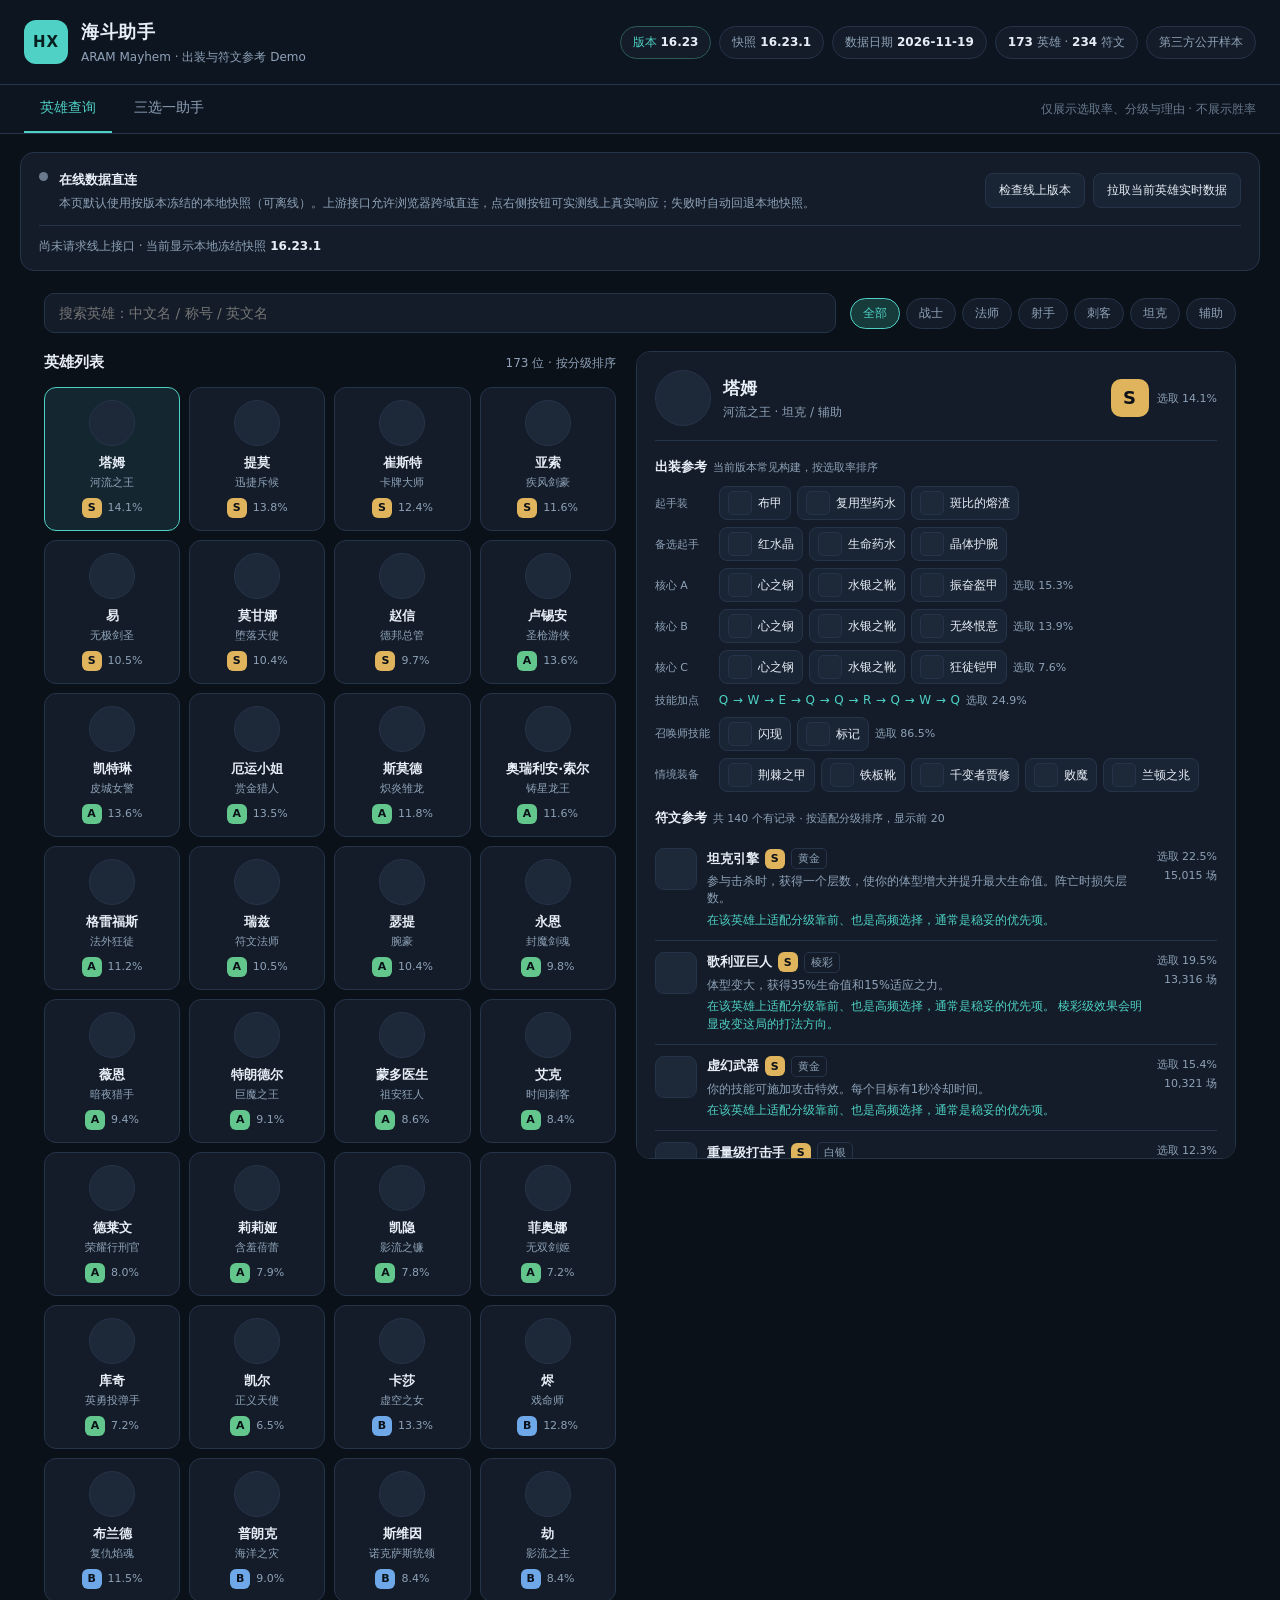
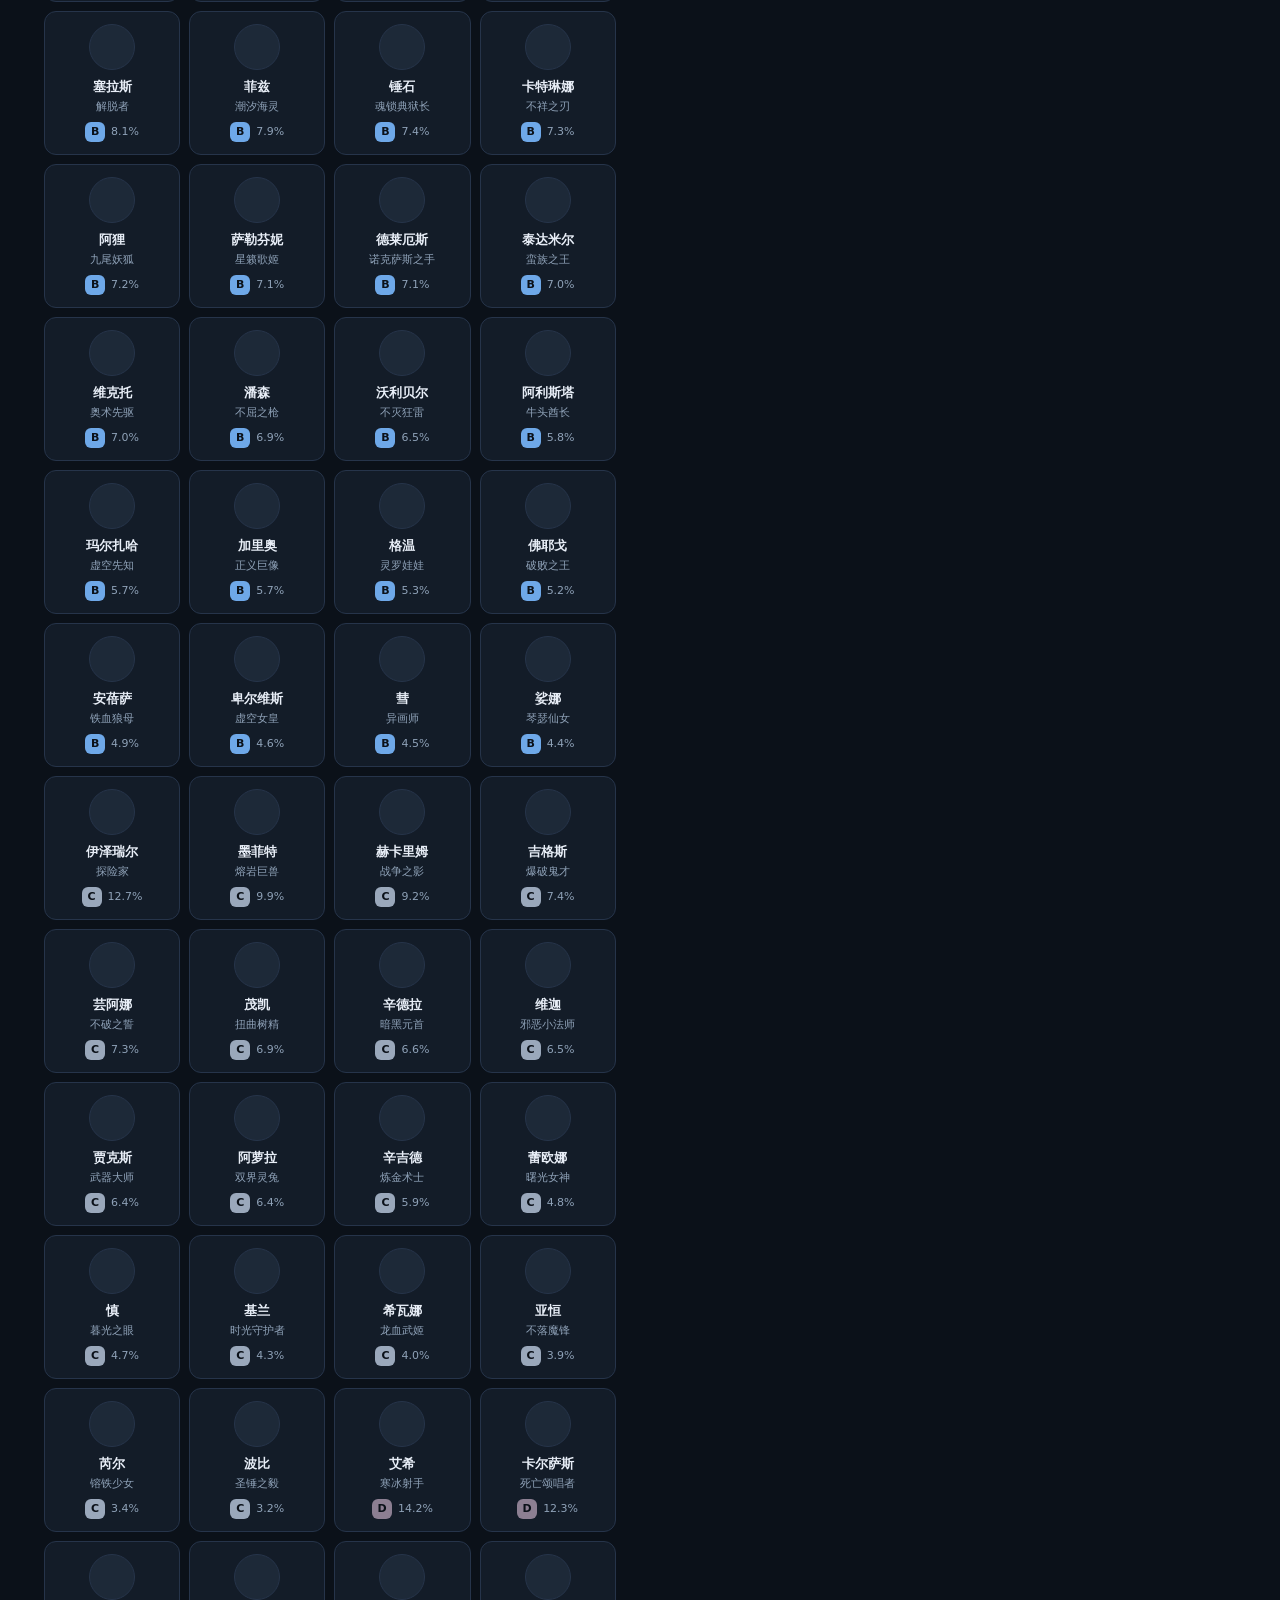
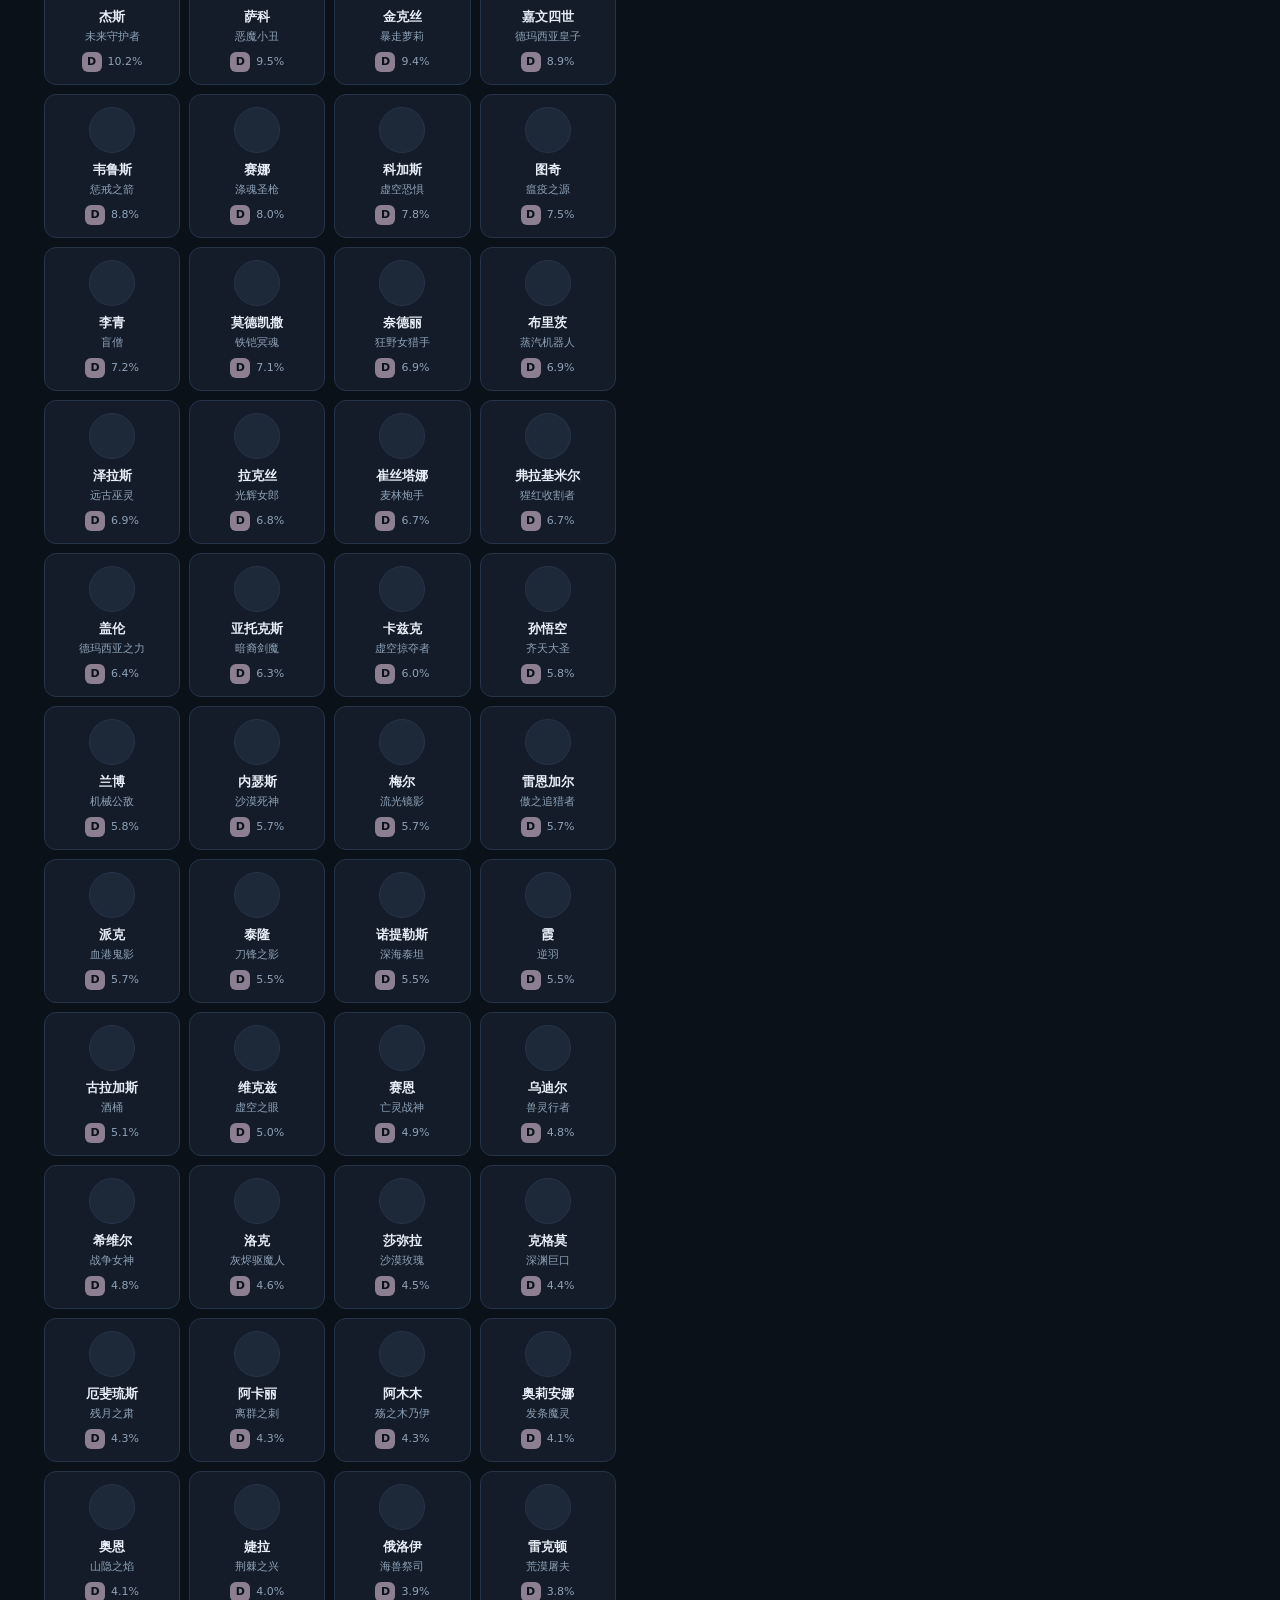
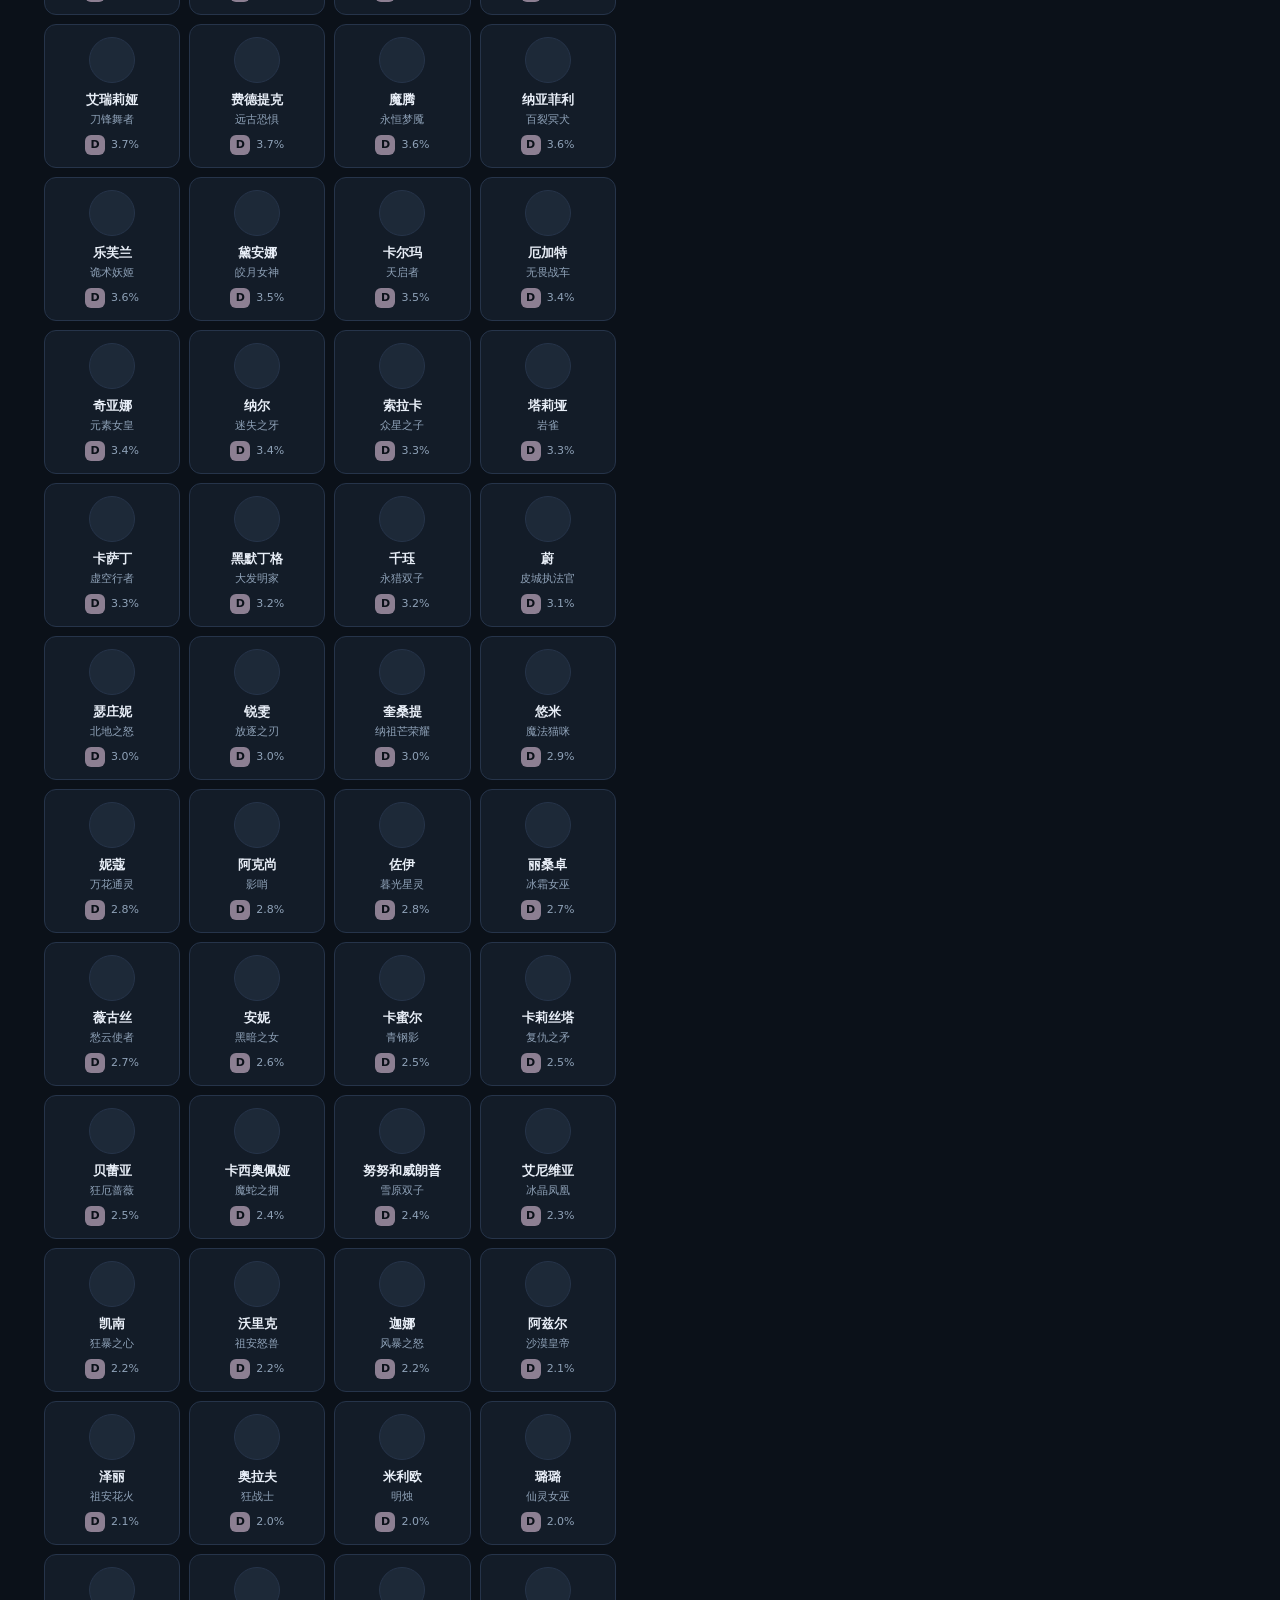
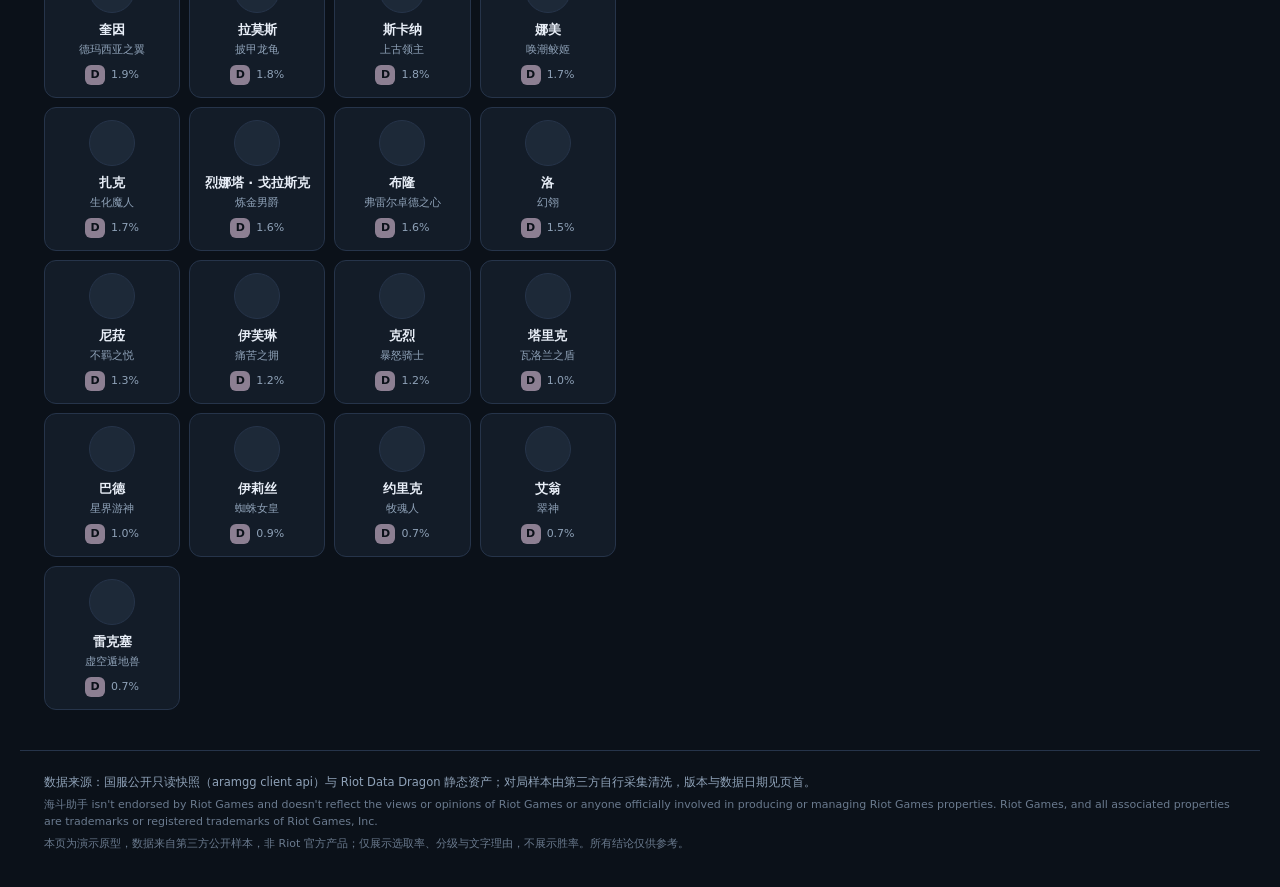
<file: app/index.html>
<!DOCTYPE html>
<html lang="zh-CN">
<head>
<meta charset="utf-8">
<meta name="viewport" content="width=device-width, initial-scale=1">
<title>海斗助手 · 出装与符文参考</title>
<meta name="theme-color" content="#0b1119">
<link rel="manifest" href="manifest.webmanifest">
<link rel="stylesheet" href="style.css">
</head>
<body>
<header class="top">
  <div class="brand">
    <span class="mark">HX</span>
    <div>
      <h1>海斗助手</h1>
      <p>ARAM Mayhem · 出装与符文参考 Demo</p>
    </div>
  </div>
  <div class="meta" id="metaBar"></div>
</header>

<nav class="tabs">
  <button class="tab active" data-tab="lookup">英雄查询</button>
  <button class="tab" data-tab="draft">三选一助手</button>
  <span class="tab-note">仅展示选取率、分级与理由 · 不展示胜率</span>
</nav>

<section class="live-bar" aria-label="在线数据直连">
  <div class="live-head">
    <span class="live-dot" id="liveDot"></span>
    <div>
      <b>在线数据直连</b>
      <p>本页默认使用按版本冻结的本地快照（可离线）。上游接口允许浏览器跨域直连，点右侧按钮可实测线上真实响应；失败时自动回退本地快照。</p>
    </div>
  </div>
  <div class="live-actions">
    <button id="checkLive" class="ghost">检查线上版本</button>
    <button id="fetchLive" class="ghost">拉取当前英雄实时数据</button>
  </div>
  <div id="liveStatus" class="live-status">尚未请求线上接口 · 当前显示本地冻结快照（版本见页首）</div>
</section>

<main>
  <section id="lookup" class="page">
    <div class="toolbar">
      <input id="champSearch" type="search" placeholder="搜索英雄：中文名 / 称号 / 英文名" autocomplete="off">
      <div class="chips" id="roleChips"></div>
    </div>
    <div class="lookup-layout">
      <div class="left-col">
        <div class="section-head"><h2>英雄列表</h2><span id="gridCount"></span></div>
        <div id="champGrid" class="grid"></div>
      </div>
      <aside id="detailPanel" class="panel">
        <div class="empty">选一个英雄，查看当前版本的出装与符文参考</div>
      </aside>
    </div>
  </section>

  <section id="draft" class="page" hidden>
    <div class="draft-intro">
      <h2>三选一助手</h2>
      <p>选好英雄、已拿到的符文和屏幕上的三张卡，给你每张卡的分级与理由。<strong>不替你做决定</strong>，最终选择在你。</p>
    </div>
    <div class="draft-form panel">
      <label class="field">当前英雄<select id="draftChamp"></select></label>
      <div class="field-title">已选符文（可留空，最多 3 个）</div>
      <div class="select-row">
        <label class="field"><select class="picked"></select></label>
        <label class="field"><select class="picked"></select></label>
        <label class="field"><select class="picked"></select></label>
      </div>
      <div class="field-title">屏幕上的三张候选卡</div>
      <div class="select-row">
        <label class="field"><select class="card"></select></label>
        <label class="field"><select class="card"></select></label>
        <label class="field"><select class="card"></select></label>
      </div>
      <button id="evalBtn" class="primary">生成参考</button>
      <p id="draftHint" class="hint"></p>
    </div>
    <div id="draftResults" class="results"></div>
  </section>
</main>

<footer>
  <p>数据来源：国服公开只读快照（aramgg client api）与 Riot Data Dragon 静态资产；对局样本由第三方自行采集清洗，版本与数据日期见页首。</p>
  <p class="legal">海斗助手 isn't endorsed by Riot Games and doesn't reflect the views or opinions of Riot Games or anyone officially involved in producing or managing Riot Games properties. Riot Games, and all associated properties are trademarks or registered trademarks of Riot Games, Inc.</p>
  <p class="legal">本页为演示原型，数据来自第三方公开样本，非 Riot 官方产品；仅展示选取率、分级与文字理由，不展示胜率。所有结论仅供参考。</p>
</footer>

<script src="data/data.js"></script>
<script src="app.js"></script>
<script>
if ('serviceWorker' in navigator && location.protocol.startsWith('http')) {
  navigator.serviceWorker.register('sw.js').catch(function () {});
}
</script>
</body>
</html>
</file>
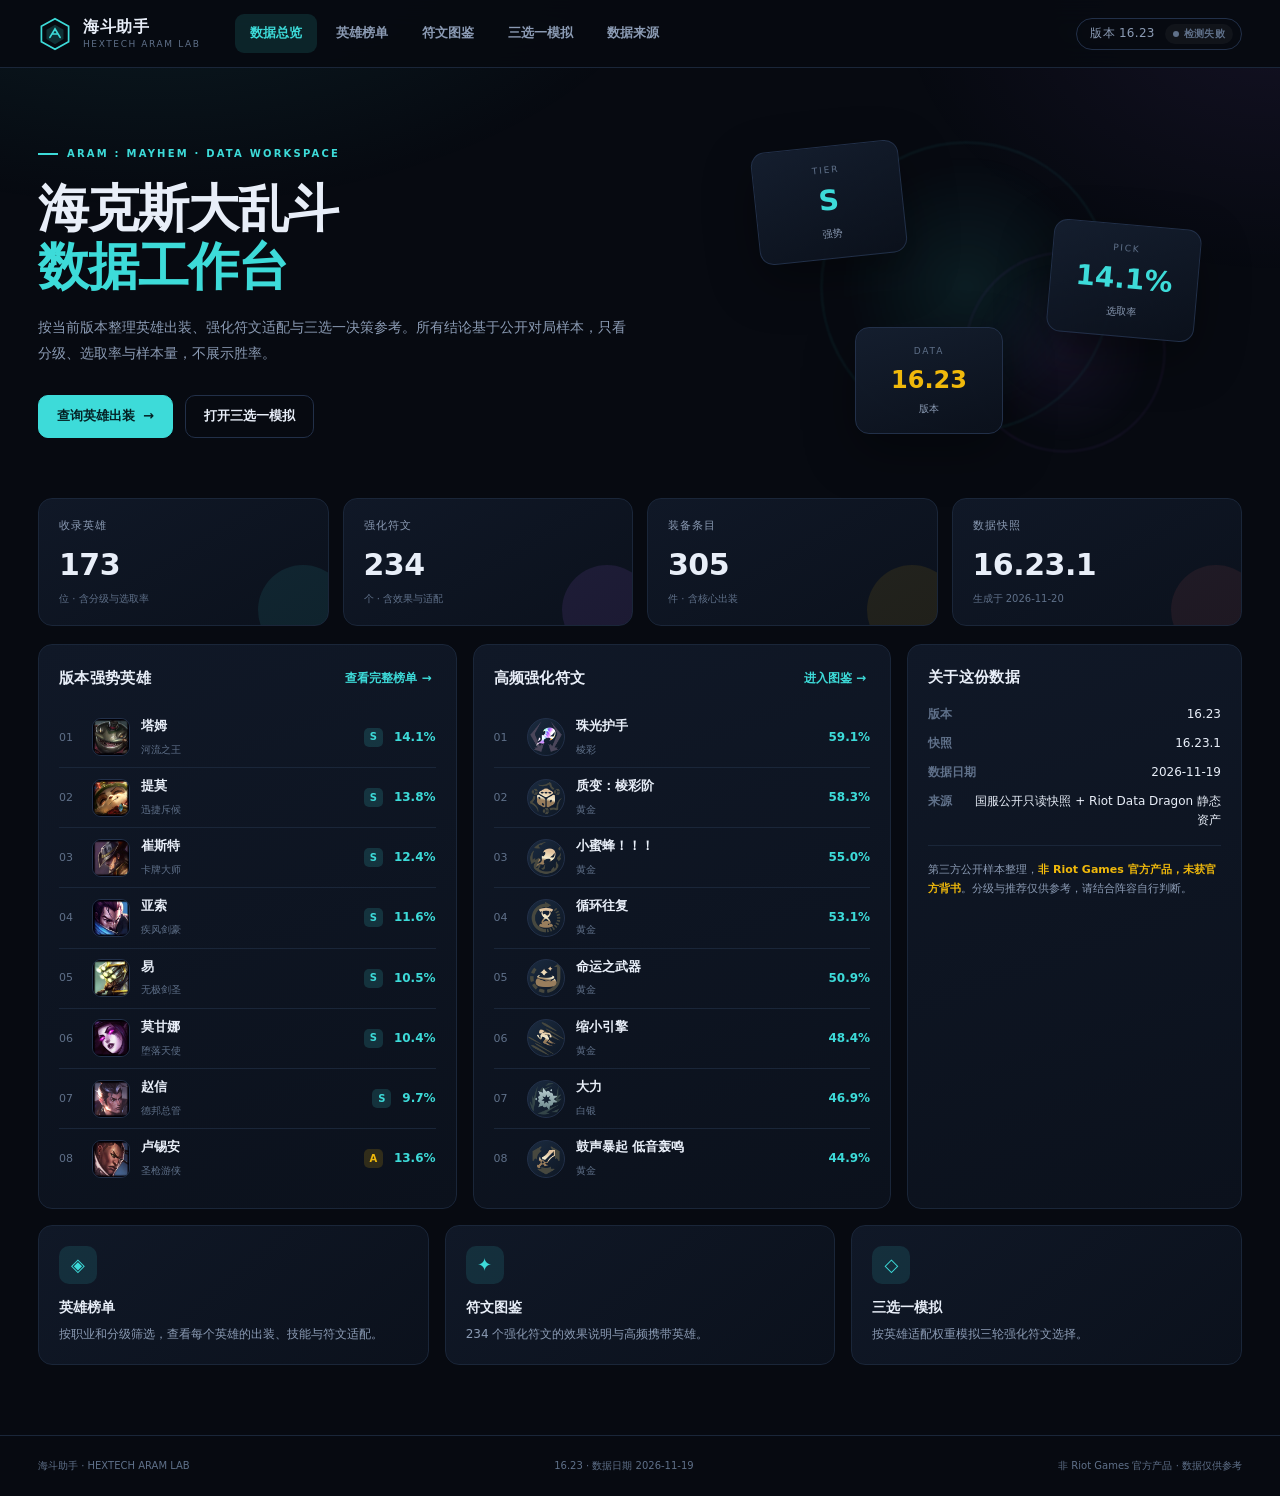
<file: docs/index.html>
<!doctype html>
<html lang="zh-CN">
<head>
  <meta charset="utf-8">
  <meta name="viewport" content="width=device-width,initial-scale=1">
  <meta name="description" content="海克斯大乱斗数据工作台：查询英雄出装、强化符文推荐与三选一模拟。">
  <title>海斗助手 · 海克斯大乱斗数据工作台</title>
  <link rel="stylesheet" href="./style.css">
</head>
<body>
  <header class="topbar">
    <div class="brand" data-nav="home" role="button" tabindex="0">
      <span class="brand-mark" aria-hidden="true">
        <svg viewBox="0 0 40 40" fill="none"><path d="M20 2 36 11v18L20 38 4 29V11L20 2Z" stroke="currentColor" stroke-width="2"/><path d="m20 9 10 6v11l-10 6-10-6V15l10-6Z" fill="currentColor" opacity=".18"/><path d="m14 24 6-10 6 10M17 20h6" stroke="currentColor" stroke-width="2" stroke-linecap="round"/></svg>
      </span>
      <span class="brand-text"><b>海斗助手</b><small>HEXTECH ARAM LAB</small></span>
    </div>

    <nav class="nav" id="mainNav" aria-label="主导航">
      <button class="nav-item active" data-view="home">数据总览</button>
      <button class="nav-item" data-view="champs">英雄榜单</button>
      <button class="nav-item" data-view="augments">符文图鉴</button>
      <button class="nav-item" data-view="draft">三选一模拟</button>
      <button class="nav-item" data-view="about">数据来源</button>
    </nav>

    <div class="top-right">
      <button class="version-pill" id="versionPill" title="点击查看版本检测详情">
        <span id="topVersion">版本 —</span>
        <span class="vstate checking" id="versionState"><i></i>检测中</span>
      </button>
    </div>
  </header>

  <main class="shell">

    <!-- ============ 数据总览 ============ -->
    <section class="view active" id="view-home">
      <div class="hero">
        <div class="hero-copy">
          <div class="eyebrow"><span></span> ARAM : MAYHEM · DATA WORKSPACE</div>
          <h1>海克斯大乱斗<br><em>数据工作台</em></h1>
          <p>按当前版本整理英雄出装、强化符文适配与三选一决策参考。所有结论基于公开对局样本，只看分级、选取率与样本量，不展示胜率。</p>
          <div class="hero-actions">
            <button class="btn primary" data-jump="champs">查询英雄出装 <span>→</span></button>
            <button class="btn ghost" data-jump="draft">打开三选一模拟</button>
          </div>
        </div>
        <div class="hero-visual" aria-hidden="true">
          <div class="orb orb-a"></div><div class="orb orb-b"></div>
          <div class="hex-stack">
            <div class="hex-card h1"><span>TIER</span><b>S</b><small>强势</small></div>
            <div class="hex-card h2"><span>PICK</span><b>14.1%</b><small>选取率</small></div>
            <div class="hex-card h3"><span>DATA</span><b>16.23</b><small>版本</small></div>
          </div>
        </div>
      </div>

      <div class="stat-row" id="statRow"></div>

      <div class="home-cols">
        <div class="panel">
          <div class="panel-head"><h2>版本强势英雄</h2><button class="link-btn" data-jump="champs">查看完整榜单 →</button></div>
          <div class="rank-list" id="homeTopChamps"></div>
        </div>
        <div class="panel">
          <div class="panel-head"><h2>高频强化符文</h2><button class="link-btn" data-jump="augments">进入图鉴 →</button></div>
          <div class="rank-list" id="homeTopAugs"></div>
        </div>
        <div class="panel note-panel">
          <div class="panel-head"><h2>关于这份数据</h2></div>
          <div class="note-body">
            <p><b>版本</b><span id="homePatch">—</span></p>
            <p><b>快照</b><span id="homeVersion">—</span></p>
            <p><b>数据日期</b><span id="homeDate">—</span></p>
            <p><b>来源</b><span id="homeSource">—</span></p>
            <hr>
            <p class="disclaimer">第三方公开样本整理，<b>非 Riot Games 官方产品，未获官方背书</b>。分级与推荐仅供参考，请结合阵容自行判断。</p>
          </div>
        </div>
      </div>

      <div class="feature-row" id="featureRow"></div>
    </section>

    <!-- ============ 英雄榜单 ============ -->
    <section class="view" id="view-champs">
      <div class="view-head">
        <div><div class="eyebrow"><span></span> CHAMPION INDEX</div><h1>英雄榜单</h1><p>按职业与分级筛选，查看每个英雄的出装、技能与符文适配。</p></div>
        <div class="head-count" id="champCount">—</div>
      </div>

      <div class="workbench">
        <aside class="filter-rail">
          <label class="field-label">搜索英雄</label>
          <div class="search-box"><input id="champSearch" type="search" placeholder="名称 / 称号 / 英文" autocomplete="off"></div>

          <label class="field-label">职业定位</label>
          <div class="chip-wrap" id="roleChips"></div>

          <label class="field-label">适配分级</label>
          <div class="chip-wrap" id="tierChips"></div>

          <label class="field-label">排序方式</label>
          <select id="champSort" class="select">
            <option value="tier">分级优先</option>
            <option value="pick">选取率优先</option>
            <option value="name">名称排序</option>
          </select>

          <button class="btn ghost block" id="resetFilters">重置筛选</button>
          <div class="rail-note">点击英雄卡片，右侧展开完整详情。</div>
        </aside>

        <div class="grid-area">
          <div class="grid-bar"><span id="gridMeta">—</span><span class="legend"><i class="dot s"></i>S 强势 <i class="dot a"></i>A 优选 <i class="dot b"></i>B 可用</span></div>
          <div class="champ-grid" id="champGrid"></div>
        </div>

        <aside class="detail-rail" id="detailPanel">
          <div class="detail-empty">
            <div class="empty-icon">◇</div>
            <h3>选择一位英雄</h3>
            <p>这里会显示该英雄的核心出装、召唤师技能、技能加点与强化符文推荐。</p>
          </div>
        </aside>
      </div>
    </section>

    <!-- ============ 符文图鉴 ============ -->
    <section class="view" id="view-augments">
      <div class="view-head">
        <div><div class="eyebrow"><span></span> AUGMENT CODEX</div><h1>强化符文图鉴</h1><p>234 个强化符文的完整资料，按稀有度与选取率浏览。</p></div>
        <div class="head-count" id="augCount">—</div>
      </div>
      <div class="filter-inline">
        <div class="search-box wide"><input id="augSearch" type="search" placeholder="搜索符文名称或效果描述" autocomplete="off"></div>
        <div class="chip-wrap" id="rarityChips"></div>
        <select id="augSort" class="select">
          <option value="pick">按选取率</option>
          <option value="tier">按适配分级</option>
          <option value="name">按名称</option>
        </select>
      </div>
      <div class="aug-grid" id="augGrid"></div>
    </section>

    <!-- ============ 三选一模拟 ============ -->
    <section class="view" id="view-draft">
      <div class="view-head">
        <div><div class="eyebrow"><span></span> AUGMENT DRAFT SIMULATOR</div><h1>三选一模拟</h1><p>选择英雄后，按该英雄的符文适配数据模拟三轮三选一。</p></div>
      </div>
      <div class="draft-layout">
        <aside class="panel draft-pick">
          <div class="panel-head"><h2>1 · 选择英雄</h2></div>
          <div class="search-box"><input id="draftSearch" type="search" placeholder="搜索英雄" autocomplete="off"></div>
          <div class="draft-champ-list" id="draftChampList"></div>
        </aside>
        <div class="panel draft-stage">
          <div class="panel-head">
            <h2 id="draftTitle">2 · 本轮选择</h2>
            <button class="btn ghost small" id="rerollBtn">重新随机</button>
          </div>
          <div class="draft-target" id="draftTarget"></div>
          <div class="draft-cards" id="draftCards"></div>
          <p class="draft-hint">卡片按该英雄的适配分级与选取率加权抽取，仅用于决策练习，不代表游戏内真实发放结果。</p>
        </div>
        <aside class="panel draft-log">
          <div class="panel-head"><h2>3 · 已选记录</h2><button class="link-btn" id="clearDraft">清空</button></div>
          <div id="draftLog"><div class="log-empty">还没有选择记录</div></div>
        </aside>
      </div>
    </section>

    <!-- ============ 数据来源 ============ -->
    <section class="view" id="view-about">
      <div class="view-head">
        <div><div class="eyebrow"><span></span> DATA &amp; METHODOLOGY</div><h1>数据来源与口径</h1><p>这个页面用的数据是什么、怎么用、以及有哪些限制。</p></div>
      </div>
      <div class="check-banner" id="versionDetail">
        <div class="check-left">
          <span class="vstate checking" id="aboutVersionState"><i></i>检测中</span>
          <span id="aboutVersionText">正在连接数据源检查版本…</span>
        </div>
        <button class="btn ghost small" id="recheckBtn">重新检测</button>
      </div>
      <div class="about-grid">
        <div class="panel about-main" id="aboutMeta"></div>
        <div class="panel about-side">
          <div class="panel-head"><h2>合规口径</h2></div>
          <ul class="policy-list">
            <li>只展示 <b>适配分级 / 选取率 / 样本量 / 文字理由</b>。</li>
            <li>不展示胜率、调整胜率、胜场等结论性指标。</li>
            <li>数据来自第三方公开只读快照，可能存在采样偏差。</li>
            <li>本项目为个人学习与演示用途，<b>非 Riot Games 官方产品，未获官方背书</b>。</li>
          </ul>
          <div class="about-actions">
            <button class="btn ghost block" data-jump="champs">去查英雄</button>
            <button class="btn ghost block" data-jump="augments">浏览符文</button>
          </div>
        </div>
      </div>
    </section>

  </main>

  <div class="aug-modal" id="augModal" hidden>
    <div class="modal-backdrop" data-close-modal></div>
    <div class="modal-card" role="dialog" aria-modal="true" aria-labelledby="modalName">
      <button class="modal-close" data-close-modal aria-label="关闭">×</button>
      <div id="modalBody"></div>
    </div>
  </div>

  <div class="version-modal" id="versionModal" hidden>
    <div class="modal-backdrop" data-close-version></div>
    <div class="modal-card small" role="dialog" aria-modal="true">
      <button class="modal-close" data-close-version aria-label="关闭">×</button>
      <div id="versionModalBody"></div>
    </div>
  </div>

  <div class="toast" id="toast" hidden></div>

  <footer class="footer">
    <span>海斗助手 · HEXTECH ARAM LAB</span>
    <span id="footerMeta">—</span>
    <span>非 Riot Games 官方产品 · 数据仅供参考</span>
  </footer>

  <script src="./data.js"></script>
  <script src="./app.js"></script>
</body>
</html>
</file>
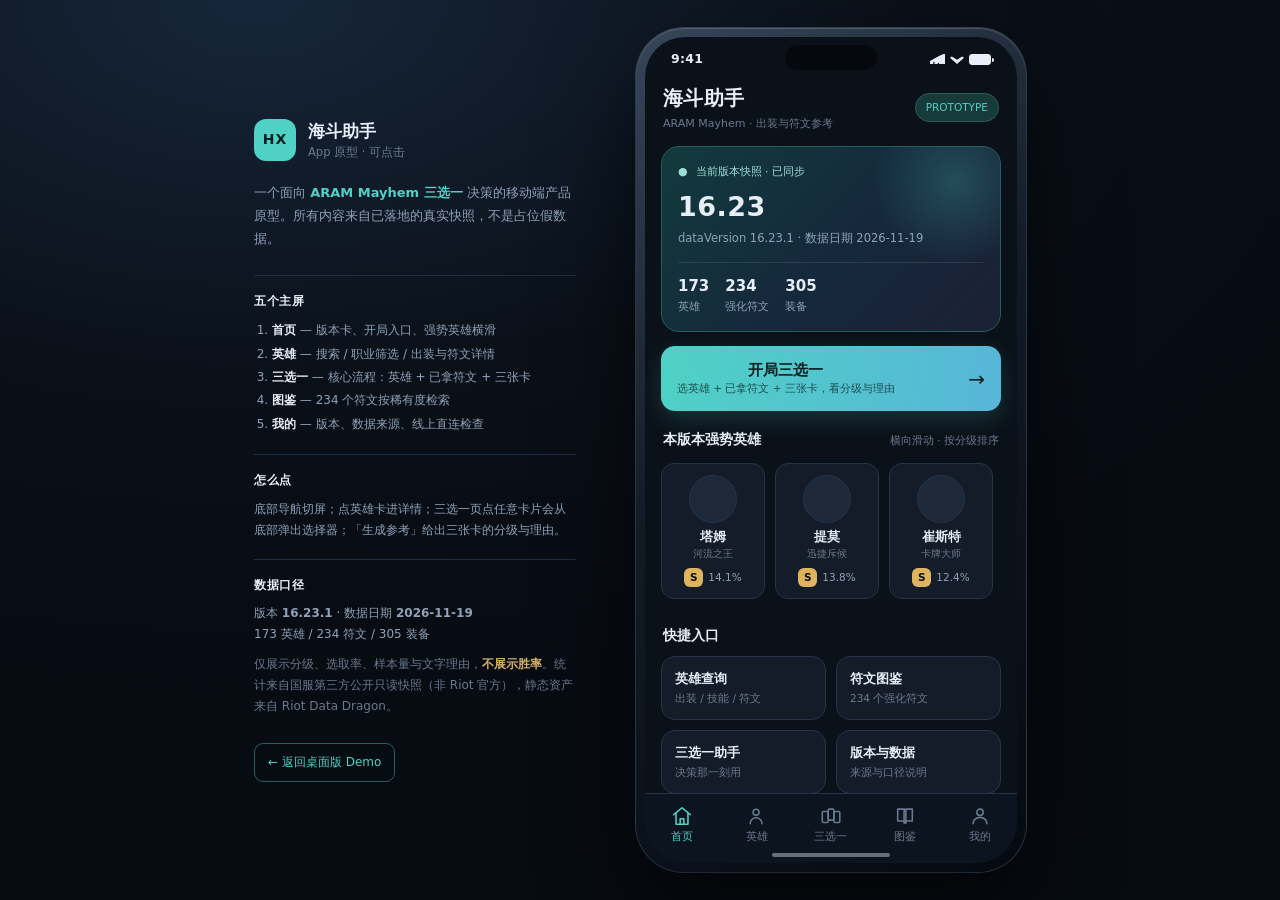
<file: app/prototype/index.html>
<!DOCTYPE html>
<html lang="zh-CN">
<head>
<meta charset="utf-8">
<meta name="viewport" content="width=device-width, initial-scale=1, viewport-fit=cover">
<meta name="theme-color" content="#0b1119">
<title>海斗助手 · App 原型</title>
<link rel="stylesheet" href="style.css">
</head>
<body>
<div class="stage">

  <aside class="brief">
    <div class="brief-brand"><span class="mark">HX</span><div><b>海斗助手</b><small>App 原型 · 可点击</small></div></div>
    <p class="brief-lead">一个面向 <b>ARAM Mayhem 三选一</b> 决策的移动端产品原型。所有内容来自已落地的真实快照，不是占位假数据。</p>

    <div class="brief-block">
      <h3>五个主屏</h3>
      <ol class="brief-list">
        <li><b>首页</b> — 版本卡、开局入口、强势英雄横滑</li>
        <li><b>英雄</b> — 搜索 / 职业筛选 / 出装与符文详情</li>
        <li><b>三选一</b> — 核心流程：英雄 + 已拿符文 + 三张卡</li>
        <li><b>图鉴</b> — 234 个符文按稀有度检索</li>
        <li><b>我的</b> — 版本、数据来源、线上直连检查</li>
      </ol>
    </div>

    <div class="brief-block">
      <h3>怎么点</h3>
      <p>底部导航切屏；点英雄卡进详情；三选一页点任意卡片会从底部弹出选择器；「生成参考」给出三张卡的分级与理由。</p>
    </div>

    <div class="brief-block">
      <h3>数据口径</h3>
      <p>版本 <b>16.23.1</b> · 数据日期 <b>2026-11-19</b><br>173 英雄 / 234 符文 / 305 装备</p>
      <p class="brief-note">仅展示分级、选取率、样本量与文字理由，<b>不展示胜率</b>。统计来自国服第三方公开只读快照（非 Riot 官方），静态资产来自 Riot Data Dragon。</p>
    </div>

    <a class="brief-link" href="../index.html">← 返回桌面版 Demo</a>
  </aside>

  <div class="device">
    <div class="screen" id="screen">

      <div class="statusbar">
        <span class="sb-time">9:41</span>
        <span class="sb-island"></span>
        <span class="sb-right"><i class="sb-sig"></i><i class="sb-wifi"></i><i class="sb-bat"></i></span>
      </div>

      <header class="appbar">
        <div class="ab-text"><div class="ab-title" id="abTitle">海斗助手</div><div class="ab-sub" id="abSub"></div></div>
        <div class="ab-badge" id="abBadge"></div>
      </header>

      <div class="scroll" id="scroll">
        <section class="view" data-view="home" id="vHome"></section>
        <section class="view" data-view="champs" id="vChamps" hidden></section>
        <section class="view" data-view="draft" id="vDraft" hidden></section>
        <section class="view" data-view="codex" id="vCodex" hidden></section>
        <section class="view" data-view="me" id="vMe" hidden></section>
      </div>

      <nav class="tabbar" id="tabbar">
        <button class="tab active" data-go="home"><svg viewBox="0 0 24 24"><path d="M3 10.6 12 3l9 7.6"/><path d="M5.5 9.4V21h13V9.4"/><path d="M10 21v-6h4v6"/></svg><span>首页</span></button>
        <button class="tab" data-go="champs"><svg viewBox="0 0 24 24"><circle cx="11" cy="8" r="3.3"/><path d="M4.5 20.5c0-3.7 2.9-6.5 6.5-6.5s6.5 2.8 6.5 6.5"/></svg><span>英雄</span></button>
        <button class="tab" data-go="draft"><svg viewBox="0 0 24 24"><rect x="2.5" y="7" width="6.5" height="12" rx="1.4"/><rect x="8.8" y="4.5" width="6.5" height="12" rx="1.4"/><rect x="15.1" y="7" width="6.5" height="12" rx="1.4"/></svg><span>三选一</span></button>
        <button class="tab" data-go="codex"><svg viewBox="0 0 24 24"><path d="M4 4.5h6a3 3 0 0 1 3 3V20a3 3 0 0 0-3-2.5H4z"/><path d="M20 4.5h-6a3 3 0 0 0-3 3V20a3 3 0 0 1 3-2.5h6z"/></svg><span>图鉴</span></button>
        <button class="tab" data-go="me"><svg viewBox="0 0 24 24"><circle cx="12" cy="8" r="3.5"/><path d="M4.5 20.5c0-4.2 3.4-7 7.5-7s7.5 2.8 7.5 7"/></svg><span>我的</span></button>
      </nav>

      <div class="subpage" id="subpage" hidden></div>

      <div class="sheet-wrap" id="sheetWrap" hidden>
        <div class="sheet-mask" data-close="1"></div>
        <div class="sheet">
          <div class="sheet-grab"></div>
          <div class="sheet-head"><b id="sheetTitle">选择</b><button class="sheet-x" data-close="1">关闭</button></div>
          <div class="sheet-search"><input id="sheetSearch" type="search" placeholder="搜索名称" autocomplete="off"></div>
          <div class="sheet-list" id="sheetList"></div>
        </div>
      </div>

      <div class="toast" id="toast" hidden></div>
      <div class="home-bar"></div>
    </div>
  </div>
</div>

<script src="../data/data.js"></script>
<script src="app.js"></script>
</body>
</html>
</file>
<file: app/style.css>
*{box-sizing:border-box}
:root{
  --bg:#0b1119;--top:#0d1520;--surface:#131c28;--surface2:#192534;
  --line:#26344a;--text:#e8eef7;--muted:#8fa2b8;--faint:#6a7a8e;
  --accent:#4fd1c5;--gold:#d9b26a;
  --s:#e0b45c;--a:#63c78d;--b:#6ea8e8;--c:#9aa8bb;--d:#8c7f92;--u:#6d7b8e;
}
html,body{margin:0;padding:0}
body{background:var(--bg);color:var(--text);font-family:"PingFang SC","Microsoft YaHei",system-ui,-apple-system,sans-serif;line-height:1.55;-webkit-font-smoothing:antialiased}
button,input,select{font-family:inherit}
.top{display:flex;align-items:center;gap:20px;flex-wrap:wrap;padding:18px 24px;background:var(--top);border-bottom:1px solid var(--line)}
.brand{display:flex;align-items:center;gap:13px}
.mark{width:44px;height:44px;border-radius:12px;background:var(--accent);color:#06201f;display:grid;place-items:center;font-weight:700;letter-spacing:1px;font-size:15px}
h1{font-size:18px;margin:0;font-weight:600;letter-spacing:.5px}
.brand p{margin:2px 0 0;color:var(--muted);font-size:12px}
.meta{margin-left:auto;display:flex;gap:8px;flex-wrap:wrap}
.pill{border:1px solid var(--line);background:var(--surface);padding:6px 12px;border-radius:999px;font-size:12px;color:var(--muted)}
.pill b{color:var(--text);font-weight:600}
.pill.accent{color:var(--accent);border-color:#2a5c58}
.tabs{display:flex;gap:6px;align-items:center;padding:0 24px;background:var(--top);border-bottom:1px solid var(--line);position:sticky;top:0;z-index:5}
.tab{background:transparent;border:0;color:var(--muted);padding:14px 16px;font-size:14px;cursor:pointer;border-bottom:2px solid transparent}
.tab:hover{color:var(--text)}
.tab.active{color:var(--accent);border-bottom-color:var(--accent)}
.tab-note{margin-left:auto;color:var(--faint);font-size:12px}
main{max-width:1240px;margin:0 auto;padding:22px 24px 40px}
.toolbar{display:flex;gap:14px;flex-wrap:wrap;align-items:center;margin-bottom:18px}
#champSearch{flex:1;min-width:220px;background:var(--surface);border:1px solid var(--line);border-radius:10px;padding:11px 14px;color:var(--text);font-size:14px;outline:none}
#champSearch:focus{border-color:var(--accent)}
.chips{display:flex;gap:6px;flex-wrap:wrap}
.chip{background:var(--surface);border:1px solid var(--line);color:var(--muted);border-radius:999px;padding:6px 12px;font-size:12px;cursor:pointer}
.chip:hover{color:var(--text)}
.chip.active{background:#173a3a;border-color:var(--accent);color:var(--accent)}
.lookup-layout{display:grid;grid-template-columns:minmax(0,1fr) minmax(340px,1.05fr);gap:20px;align-items:start}
.section-head{display:flex;justify-content:space-between;align-items:center;margin:0 0 12px}
.section-head h2,.draft-intro h2{font-size:15px;margin:0;font-weight:600}
.section-head span{color:var(--muted);font-size:12px}
.grid{display:grid;grid-template-columns:repeat(auto-fill,minmax(124px,1fr));gap:9px}
.champ-card{background:var(--surface);border:1px solid var(--line);border-radius:12px;padding:12px 8px;display:flex;flex-direction:column;align-items:center;gap:3px;cursor:pointer;color:inherit;text-align:center;transition:border-color .15s,transform .15s}
.champ-card:hover{border-color:var(--accent);transform:translateY(-2px)}
.champ-card.sel{border-color:var(--accent);background:#142630}
.ico{display:inline-block;background-color:#1d2938;background-size:cover;background-position:center;flex:none}
.champ-ico{width:46px;height:46px;border-radius:50%;border:1px solid var(--line)}
.aug-ico{width:42px;height:42px;border-radius:9px;border:1px solid var(--line)}
.item-ico{width:24px;height:24px;border-radius:5px;border:1px solid var(--line)}
.champ-name{font-size:13px;font-weight:600;margin-top:5px}
.champ-title{font-size:11px;color:var(--muted);min-height:16px}
.champ-foot{display:flex;align-items:center;gap:6px;margin-top:4px}
.pick{font-size:11px;color:var(--muted)}
.grade{display:inline-grid;place-items:center;min-width:20px;height:20px;padding:0 5px;border-radius:6px;font-size:11px;font-weight:700;color:#0b1119}
.g-s{background:var(--s)}.g-a{background:var(--a)}.g-b{background:var(--b)}.g-c{background:var(--c)}.g-d{background:var(--d)}.g-u{background:var(--u);color:#e8eef7}
.grade.big{width:38px;height:38px;font-size:18px;border-radius:10px}
.panel{background:var(--surface);border:1px solid var(--line);border-radius:14px;padding:18px}
#detailPanel{position:sticky;top:70px;max-height:calc(100vh - 92px);overflow:auto}
.empty{color:var(--muted);font-size:13px;text-align:center;padding:64px 10px}
.detail-head{display:flex;gap:12px;align-items:center;padding-bottom:14px;border-bottom:1px solid var(--line)}
.detail-head .champ-ico{width:56px;height:56px}
.detail-head h2{font-size:17px;margin:0;font-weight:600}
.detail-head p{margin:2px 0 0;color:var(--muted);font-size:12px}
.detail-head .head-grade{margin-left:auto;display:flex;align-items:center;gap:8px}
.block{margin-top:16px}
.block h3{font-size:13px;margin:0 0 9px;font-weight:600}
.block h3 small{font-weight:400;color:var(--muted);margin-left:6px;font-size:11px}
.line{display:flex;flex-wrap:wrap;gap:6px;align-items:center;margin-bottom:7px}
.build-label{font-size:11px;color:var(--muted);min-width:58px}
.item-chip{display:inline-flex;align-items:center;gap:6px;background:var(--surface2);border:1px solid var(--line);border-radius:8px;padding:4px 8px;font-size:12px}
.skill-line{font-size:12px;color:var(--accent);letter-spacing:.4px}
.aug-row{display:flex;gap:10px;padding:11px 0;border-bottom:1px solid var(--line)}
.aug-row:last-child{border-bottom:0}
.aug-body{flex:1;min-width:0}
.aug-line{display:flex;align-items:center;gap:6px;flex-wrap:wrap}
.aug-line b{font-size:13px}
.rarity{font-size:11px;color:var(--muted);border:1px solid var(--line);padding:1px 6px;border-radius:5px}
.aug-desc{font-size:11.5px;color:var(--muted);margin-top:4px;line-height:1.5}
.aug-why{font-size:11.5px;color:var(--accent);margin-top:4px;line-height:1.5}
.aug-stats{display:flex;flex-direction:column;gap:2px;font-size:11px;color:var(--muted);text-align:right;white-space:nowrap}
.draft-intro{margin-bottom:16px}
.draft-intro p{color:var(--muted);font-size:13px;margin:6px 0 0}
.draft-intro strong{color:var(--gold);font-weight:600}
.draft-form{display:flex;flex-direction:column;gap:12px;max-width:860px;margin-bottom:18px}
.field{display:flex;flex-direction:column;gap:5px;font-size:12px;color:var(--muted);flex:1;min-width:0}
.field select{background:var(--surface2);border:1px solid var(--line);color:var(--text);border-radius:8px;padding:9px 10px;font-size:13px;width:100%}
.select-row{display:grid;grid-template-columns:repeat(3,1fr);gap:10px}
.field-title{font-size:12px;color:var(--muted);margin-top:4px}
.primary{align-self:flex-start;background:var(--accent);color:#06201f;border:0;border-radius:9px;padding:10px 22px;font-size:14px;font-weight:600;cursor:pointer}
.primary:hover{filter:brightness(1.08)}
.hint{font-size:12px;color:var(--gold);margin:0}
.results{display:grid;grid-template-columns:repeat(3,1fr);gap:12px}
.result-card{background:var(--surface);border:1px solid var(--line);border-radius:14px;padding:14px;display:flex;flex-direction:column;gap:9px}
.result-no{font-size:11px;color:var(--muted)}
.result-head{display:flex;gap:10px;align-items:center}
.result-head b{font-size:14px}
.result-desc{font-size:11.5px;color:var(--muted);margin:0;line-height:1.5}
.result-why{font-size:12px;color:var(--accent);margin:0;flex:1;line-height:1.6}
.result-stats{font-size:11px;color:var(--muted);border-top:1px solid var(--line);padding-top:9px}
.result-note{grid-column:1/-1;color:var(--faint);font-size:11.5px;line-height:1.6}
footer{border-top:1px solid var(--line);padding:18px 24px 30px;max-width:1240px;margin:0 auto;color:var(--muted);font-size:11.5px}
footer p{margin:5px 0}
.legal{color:var(--faint);font-size:11px;line-height:1.55}
/* 在线直连状态条 */
.live-bar{display:grid;grid-template-columns:minmax(0,1fr) auto;gap:12px 18px;align-items:center;max-width:1240px;margin:18px auto 0;padding:14px 18px;background:var(--surface);border:1px solid var(--line);border-radius:14px}
.live-head{display:flex;gap:11px;align-items:flex-start;min-width:0}
.live-head b{font-size:13px;font-weight:600}
.live-head p{margin:3px 0 0;font-size:11.5px;color:var(--muted);line-height:1.55}
.live-dot{width:9px;height:9px;border-radius:50%;background:var(--faint);flex:none;margin-top:5px}
.live-dot.on{background:var(--a);box-shadow:0 0 0 4px rgba(99,199,141,.14)}
.live-dot.warn{background:var(--s)}
.live-dot.err{background:#d97b7b}
.live-dot.busy{background:var(--accent);animation:pulse 1s ease-in-out infinite}
@keyframes pulse{50%{opacity:.35}}
.live-actions{display:flex;gap:8px;flex-wrap:wrap}
.ghost{background:var(--surface2);border:1px solid var(--line);color:var(--text);border-radius:8px;padding:8px 13px;font-size:12px;cursor:pointer;white-space:nowrap}
.ghost:hover{border-color:var(--accent);color:var(--accent)}
.live-status{grid-column:1/-1;border-top:1px solid var(--line);padding-top:11px;font-size:12px;color:var(--muted);line-height:1.6}
.live-status b{color:var(--text)}
.live-status p{margin:8px 0 0}
.live-status.ok{border-top-color:#2a5c58}
.live-status.err,.live-status.warn{color:var(--text)}
.live-grid{display:grid;grid-template-columns:repeat(auto-fit,minmax(168px,1fr));gap:6px 14px;margin-top:4px}
.kv{display:flex;flex-direction:column;gap:1px;background:var(--surface2);border:1px solid var(--line);border-radius:8px;padding:7px 10px}
.kv span{font-size:10.5px;color:var(--muted)}
.kv b{font-size:12px;font-weight:600;word-break:break-all}
.live-status .good{color:var(--a)}
.live-status .warn{color:var(--s)}
.live-note{color:var(--faint);font-size:11.5px}
.live-status code{background:var(--surface2);border:1px solid var(--line);border-radius:5px;padding:2px 5px;font-size:11px;color:var(--accent)}
.live-status details{margin-top:8px}
.live-status summary{font-size:11.5px;color:var(--muted);cursor:pointer}
.live-status pre{white-space:pre-wrap;word-break:break-all;background:#0a1018;border:1px solid var(--line);border-radius:8px;padding:10px;font-size:11px;color:var(--muted);max-height:180px;overflow:auto}
.live-list{list-style:none;padding:0;margin:6px 0 0;display:grid;grid-template-columns:repeat(auto-fit,minmax(230px,1fr));gap:6px}
.live-list li{display:flex;align-items:center;gap:7px;flex-wrap:wrap;background:var(--surface2);border:1px solid var(--line);border-radius:8px;padding:7px 10px;font-size:12px}
.live-list li span{margin-left:auto;color:var(--muted);font-size:11px}
@media(max-width:900px){
  .live-bar{grid-template-columns:1fr;margin-top:14px}
  .live-status{grid-column:1}
  .lookup-layout{grid-template-columns:1fr}
  #detailPanel{position:static;max-height:none}
  .results{grid-template-columns:1fr}
  .select-row{grid-template-columns:1fr}
  .tab-note{display:none}
  .meta{margin-left:0}
}
</file>
<file: docs/style.css>
:root {
  --bg: #070a11;
  --bg-2: #0b111c;
  --panel: #101827;
  --panel-2: #151f30;
  --line: #223049;
  --line-soft: #1a2639;
  --text: #e8eef8;
  --muted: #8b9bb4;
  --muted-2: #5f7089;
  --cyan: #3ddbd9;
  --cyan-dim: rgba(61,219,217,.12);
  --gold: #f0b90b;
  --purple: #b06cff;
  --red: #ff6b6b;
  --radius: 14px;
  --shadow: 0 18px 50px rgba(0,0,0,.35);
}

* { box-sizing: border-box; }
html { scroll-behavior: smooth; }
body {
  margin: 0;
  background: var(--bg);
  color: var(--text);
  font-family: "Inter", "PingFang SC", "Microsoft YaHei", system-ui, sans-serif;
  font-size: 14px;
  line-height: 1.6;
  -webkit-font-smoothing: antialiased;
}
body::before {
  content: "";
  position: fixed; inset: 0; pointer-events: none; z-index: 0;
  background:
    radial-gradient(900px 500px at 12% -10%, rgba(61,219,217,.10), transparent 60%),
    radial-gradient(700px 500px at 100% 0%, rgba(176,108,255,.08), transparent 55%);
}
a { color: inherit; }
button, input, select { font: inherit; }
button { cursor: pointer; }

/* ---------- top bar ---------- */
.topbar {
  position: sticky; top: 0; z-index: 50;
  height: 68px; display: flex; align-items: center; gap: 34px;
  padding: 0 38px;
  background: rgba(7,10,17,.92); backdrop-filter: blur(14px);
  border-bottom: 1px solid var(--line-soft);
}
.brand { display: flex; align-items: center; gap: 11px; cursor: pointer; flex-shrink: 0; }
.brand-mark { width: 34px; height: 34px; color: var(--cyan); display: block; }
.brand-mark svg { width: 100%; height: 100%; }
.brand-text { display: flex; flex-direction: column; line-height: 1.15; }
.brand-text b { font-size: 16px; letter-spacing: .5px; }
.brand-text small { font-size: 9px; color: var(--muted-2); letter-spacing: 1.6px; margin-top: 3px; }
.nav { display: flex; gap: 4px; height: 100%; align-items: center; }
.nav-item {
  background: transparent; border: 0; color: var(--muted); padding: 9px 15px;
  border-radius: 9px; font-size: 13px; font-weight: 600; transition: .18s;
}
.nav-item:hover { color: var(--text); background: rgba(255,255,255,.04); }
.nav-item.active { color: var(--cyan); background: var(--cyan-dim); }
.top-right { margin-left: auto; display: flex; align-items: center; gap: 12px; }
.version-pill {
  display: inline-flex; align-items: center; gap: 10px;
  border: 1px solid var(--line); border-radius: 999px; padding: 5px 8px 5px 13px;
  background: transparent; color: var(--muted); font-size: 12px; letter-spacing: .3px;
}
.version-pill:hover { border-color: var(--cyan); }
.vstate {
  display: inline-flex; align-items: center; gap: 5px; border-radius: 999px;
  padding: 2px 8px; font-size: 10px; font-weight: 700; white-space: nowrap;
  background: rgba(255,255,255,.04); color: var(--muted);
}
.vstate i { width: 6px; height: 6px; border-radius: 50%; background: currentColor; }
.vstate.checking { color: var(--gold); }
.vstate.ok { color: var(--cyan); background: var(--cyan-dim); }
.vstate.new { color: var(--gold); background: rgba(240,185,11,.14); }
.vstate.fail { color: var(--muted-2); }

/* ---------- shell ---------- */
.shell { position: relative; z-index: 1; max-width: 1720px; margin: 0 auto; padding: 0 38px 70px; }
.view { display: none; animation: fade .25s ease; }
.view.active { display: block; }
@keyframes fade { from { opacity: 0; transform: translateY(6px); } to { opacity: 1; transform: none; } }

/* ---------- shared ---------- */
.eyebrow { display: flex; align-items: center; gap: 9px; font-size: 10px; letter-spacing: 2.2px; color: var(--cyan); font-weight: 700; }
.eyebrow span { width: 20px; height: 2px; background: var(--cyan); }
.btn {
  border-radius: 10px; padding: 10px 18px; border: 1px solid var(--line);
  background: var(--panel-2); color: var(--text); font-weight: 600; font-size: 13px;
  transition: .18s; display: inline-flex; align-items: center; gap: 8px; justify-content: center;
}
.btn:hover { border-color: var(--cyan); transform: translateY(-1px); }
.btn.primary { background: var(--cyan); color: #052124; border-color: var(--cyan); }
.btn.primary:hover { background: #5ee9e7; }
.btn.ghost { background: transparent; }
.btn.small { padding: 6px 12px; font-size: 12px; }
.btn.block { width: 100%; }
.link-btn { background: none; border: 0; color: var(--cyan); font-size: 12px; font-weight: 600; padding: 4px; }
.link-btn:hover { text-decoration: underline; }
.panel { background: linear-gradient(160deg, var(--panel), var(--bg-2)); border: 1px solid var(--line-soft); border-radius: var(--radius); padding: 20px; }
.panel-head { display: flex; align-items: center; justify-content: space-between; gap: 12px; margin-bottom: 16px; }
.panel-head h2 { margin: 0; font-size: 15px; letter-spacing: .3px; }
.field-label { display: block; color: var(--muted); font-size: 11px; letter-spacing: .8px; text-transform: uppercase; margin: 18px 0 8px; font-weight: 700; }
.field-label:first-child { margin-top: 0; }
.search-box { position: relative; }
.search-box::before {
  content: ""; position: absolute; left: 12px; top: 50%; width: 13px; height: 13px;
  border: 1.5px solid var(--muted-2); border-radius: 50%; transform: translateY(-60%);
}
.search-box::after {
  content: ""; position: absolute; left: 23px; top: 54%; width: 7px; height: 1.5px;
  background: var(--muted-2); transform: rotate(45deg);
}
.search-box input {
  width: 100%; background: #0a111d; border: 1px solid var(--line); border-radius: 9px;
  color: var(--text); padding: 9px 12px 9px 36px; outline: none; font-size: 12px; transition: .18s;
}
.search-box input:focus { border-color: var(--cyan); box-shadow: 0 0 0 3px var(--cyan-dim); }
.search-box.wide { max-width: 340px; }
.select {
  width: 100%; background: #0a111d; border: 1px solid var(--line); color: var(--text);
  border-radius: 9px; padding: 9px 11px; outline: none; font-size: 12px;
}
.select:focus { border-color: var(--cyan); }
.chip-wrap { display: flex; flex-wrap: wrap; gap: 6px; }
.chip {
  border: 1px solid var(--line); background: transparent; color: var(--muted);
  padding: 5px 11px; border-radius: 999px; font-size: 11px; transition: .15s;
}
.chip:hover { color: var(--text); border-color: var(--muted); }
.chip.active { color: var(--cyan); border-color: var(--cyan); background: var(--cyan-dim); }

/* ---------- home ---------- */
.hero { display: grid; grid-template-columns: 1.05fr .95fr; gap: 40px; align-items: center; padding: 64px 0 46px; }
.hero h1 { font-size: clamp(38px, 4vw, 62px); line-height: 1.12; margin: 18px 0 20px; letter-spacing: -1px; }
.hero h1 em { font-style: normal; color: var(--cyan); }
.hero-copy > p { color: var(--muted); max-width: 590px; font-size: 14px; line-height: 1.85; }
.hero-actions { display: flex; gap: 12px; margin-top: 28px; }
.hero-visual { height: 320px; position: relative; display: grid; place-items: center; }
.orb { position: absolute; border-radius: 50%; filter: blur(1px); }
.orb-a { width: 290px; height: 290px; border: 1px solid rgba(61,219,217,.16); background: radial-gradient(circle, rgba(61,219,217,.09), transparent 65%); top: 10px; left: 50%; transform: translateX(-50%); }
.orb-b { width: 200px; height: 200px; border: 1px solid rgba(176,108,255,.14); background: radial-gradient(circle, rgba(176,108,255,.08), transparent 65%); bottom: 0; right: 14%; }
.hex-stack { position: relative; width: 100%; height: 100%; }
.hex-card {
  position: absolute; width: 148px; padding: 16px; text-align: center;
  background: linear-gradient(160deg, rgba(21,31,48,.96), rgba(11,17,28,.96));
  border: 1px solid var(--line); border-radius: 14px; box-shadow: var(--shadow);
  display: flex; flex-direction: column; gap: 2px;
}
.hex-card span { font-size: 9px; letter-spacing: 1.8px; color: var(--muted-2); }
.hex-card b { font-size: 28px; color: var(--cyan); }
.hex-card small { color: var(--muted); font-size: 10px; }
.hex-card.h1 { top: 14px; left: 12%; transform: rotate(-6deg); }
.hex-card.h2 { top: 92px; right: 8%; transform: rotate(5deg); }
.hex-card.h3 { bottom: 18px; left: 30%; }
.hex-card.h3 b { color: var(--gold); font-size: 24px; }

.stat-row { display: grid; grid-template-columns: repeat(4, 1fr); gap: 14px; }
.stat-card {
  background: linear-gradient(150deg, var(--panel), var(--bg-2)); border: 1px solid var(--line-soft);
  border-radius: var(--radius); padding: 18px 20px; position: relative; overflow: hidden;
}
.stat-card::after { content: ""; position: absolute; right: -20px; bottom: -30px; width: 90px; height: 90px; border-radius: 50%; background: var(--stat-glow, rgba(61,219,217,.09)); }
.stat-card .k { color: var(--muted); font-size: 11px; letter-spacing: 1px; }
.stat-card .v { font-size: 30px; font-weight: 700; margin: 6px 0 2px; letter-spacing: -.5px; }
.stat-card .s { color: var(--muted-2); font-size: 10px; }
.stat-card:nth-child(2) { --stat-glow: rgba(176,108,255,.1); }
.stat-card:nth-child(3) { --stat-glow: rgba(240,185,11,.09); }
.stat-card:nth-child(4) { --stat-glow: rgba(255,107,107,.08); }

.home-cols { display: grid; grid-template-columns: 1fr 1fr .8fr; gap: 16px; margin-top: 18px; }
.rank-list { display: flex; flex-direction: column; }
.rank-row { display: flex; align-items: center; gap: 11px; padding: 8px 0; border-bottom: 1px solid var(--line-soft); }
.rank-row:last-child { border-bottom: 0; }
.rank-index { width: 22px; color: var(--muted-2); font-size: 11px; font-variant-numeric: tabular-nums; }
.avatar {
  width: 38px; height: 38px; flex: 0 0 38px; border-radius: 9px; overflow: hidden;
  background: linear-gradient(135deg, #1b2b40, #0e1724); border: 1px solid var(--line);
  display: grid; place-items: center;
}
.avatar img { width: 100%; height: 100%; object-fit: cover; display: block; }
.avatar img.broken { opacity: 0; }
.avatar.aug { border-radius: 50%; }
.rank-name { flex: 1; min-width: 0; }
.rank-name b { display: block; font-size: 13px; font-weight: 600; white-space: nowrap; overflow: hidden; text-overflow: ellipsis; }
.rank-name small { color: var(--muted-2); font-size: 10px; }
.rank-val { color: var(--cyan); font-size: 12px; font-weight: 700; font-variant-numeric: tabular-nums; }
.note-body p { display: flex; justify-content: space-between; gap: 14px; margin: 0 0 10px; font-size: 12px; }
.note-body b { color: var(--muted-2); font-weight: 600; flex: 0 0 auto; }
.note-body span { text-align: right; }
.note-body hr { border: 0; border-top: 1px solid var(--line-soft); margin: 14px 0; }
.disclaimer { display: block !important; color: var(--muted); line-height: 1.75; font-size: 11px !important; }
.disclaimer b { color: var(--gold) !important; }

.feature-row { display: grid; grid-template-columns: repeat(3, 1fr); gap: 16px; margin-top: 16px; }
.feature-card {
  border: 1px solid var(--line-soft); border-radius: var(--radius); padding: 20px;
  background: linear-gradient(140deg, var(--panel), var(--bg-2)); cursor: pointer; transition: .2s;
}
.feature-card:hover { border-color: var(--cyan); transform: translateY(-2px); }
.feature-card .fi { width: 38px; height: 38px; border-radius: 10px; background: var(--cyan-dim); color: var(--cyan); display: grid; place-items: center; font-size: 18px; margin-bottom: 12px; }
.feature-card h3 { margin: 0 0 6px; font-size: 14px; }
.feature-card p { margin: 0; color: var(--muted); font-size: 12px; }

/* ---------- view head ---------- */
.view-head { display: flex; align-items: flex-end; justify-content: space-between; gap: 20px; padding: 38px 0 26px; border-bottom: 1px solid var(--line-soft); margin-bottom: 22px; }
.view-head h1 { font-size: 32px; margin: 12px 0 6px; letter-spacing: -.5px; }
.view-head p { margin: 0; color: var(--muted); font-size: 13px; }
.head-count { color: var(--muted-2); font-size: 12px; background: var(--panel); border: 1px solid var(--line); padding: 8px 14px; border-radius: 999px; white-space: nowrap; }

/* ---------- champion workbench ---------- */
.workbench { display: grid; grid-template-columns: 218px minmax(0, 1fr) 390px; gap: 16px; align-items: start; }
.filter-rail { background: var(--panel); border: 1px solid var(--line-soft); border-radius: var(--radius); padding: 18px; position: sticky; top: 86px; }
.rail-note { color: var(--muted-2); font-size: 10px; margin-top: 16px; line-height: 1.6; }
.grid-bar { display: flex; justify-content: space-between; align-items: center; color: var(--muted); font-size: 11px; margin-bottom: 12px; }
.legend { display: flex; align-items: center; gap: 5px; color: var(--muted-2); }
.dot { width: 7px; height: 7px; border-radius: 50%; display: inline-block; margin-left: 8px; }
.dot.s { background: var(--cyan); } .dot.a { background: var(--gold); } .dot.b { background: #7aa2ff; }
.champ-grid { display: grid; grid-template-columns: repeat(auto-fill, minmax(104px, 1fr)); gap: 10px; }
.champ-card {
  background: linear-gradient(160deg, var(--panel), var(--bg-2)); border: 1px solid var(--line-soft);
  border-radius: 11px; padding: 10px 8px 9px; text-align: center; color: var(--text);
  transition: .16s; min-width: 0;
}
.champ-card:hover { border-color: var(--cyan); transform: translateY(-2px); }
.champ-card.sel { border-color: var(--cyan); background: var(--cyan-dim); }
.champ-card .avatar { width: 54px; height: 54px; margin: 0 auto 8px; border-radius: 10px; }
.champ-name { display: block; font-size: 12px; font-weight: 600; white-space: nowrap; overflow: hidden; text-overflow: ellipsis; }
.champ-title { display: block; color: var(--muted-2); font-size: 9px; white-space: nowrap; overflow: hidden; text-overflow: ellipsis; }
.champ-foot { display: flex; align-items: center; justify-content: center; gap: 5px; margin-top: 8px; }
.grade { font-size: 10px; font-weight: 800; width: 19px; height: 19px; border-radius: 5px; display: inline-grid; place-items: center; }
.grade.s { background: rgba(61,219,217,.16); color: var(--cyan); }
.grade.a { background: rgba(240,185,11,.16); color: var(--gold); }
.grade.b { background: rgba(122,162,255,.16); color: #7aa2ff; }
.grade.c { background: rgba(176,108,255,.16); color: var(--purple); }
.grade.d, .grade.u { background: rgba(255,107,107,.14); color: var(--red); }
.grade.big { width: 46px; height: 46px; font-size: 24px; border-radius: 11px; }
.pick { color: var(--muted); font-size: 10px; font-variant-numeric: tabular-nums; }
.detail-rail { background: var(--panel); border: 1px solid var(--line-soft); border-radius: var(--radius); padding: 20px; position: sticky; top: 86px; max-height: calc(100vh - 104px); overflow-y: auto; }
.detail-rail::-webkit-scrollbar { width: 6px; }
.detail-rail::-webkit-scrollbar-thumb { background: var(--line); border-radius: 3px; }
.detail-close { display: none; position: absolute; right: 12px; top: 10px; z-index: 2; }
.detail-empty { text-align: center; padding: 60px 20px; color: var(--muted); }
.empty-icon { font-size: 40px; color: var(--line); margin-bottom: 10px; }
.detail-empty h3 { color: var(--text); margin: 0 0 8px; font-size: 15px; }
.detail-empty p { font-size: 11px; margin: 0; line-height: 1.8; }
.detail-hero { display: flex; align-items: center; gap: 14px; padding-bottom: 16px; border-bottom: 1px solid var(--line-soft); }
.detail-hero .avatar { width: 64px; height: 64px; flex-basis: 64px; border-radius: 12px; }
.detail-hero h2 { margin: 0; font-size: 20px; }
.detail-hero p { margin: 2px 0 0; color: var(--muted); font-size: 11px; }
.detail-hero .head-grade { margin-left: auto; display: flex; flex-direction: column; align-items: center; gap: 6px; }
.detail-section { margin-top: 20px; }
.detail-section h3 { font-size: 12px; color: var(--cyan); letter-spacing: .6px; margin: 0 0 12px; display: flex; align-items: center; justify-content: space-between; }
.detail-section h3 small { color: var(--muted-2); font-size: 10px; font-weight: 400; letter-spacing: 0; }
.build-line { display: flex; align-items: center; gap: 6px; flex-wrap: wrap; padding: 7px 0; border-bottom: 1px solid var(--line-soft); }
.build-label { color: var(--muted-2); font-size: 10px; flex: 0 0 56px; }
.item-chip { display: inline-flex; align-items: center; gap: 5px; background: #0b1420; border: 1px solid var(--line-soft); border-radius: 7px; padding: 3px 7px 3px 3px; font-size: 10px; color: var(--muted); }
.item-chip .avatar { width: 22px; height: 22px; flex-basis: 22px; border-radius: 5px; }
.skill-line { color: var(--text); font-size: 10px; letter-spacing: 1px; }
.rec-list { display: flex; flex-direction: column; gap: 8px; }
.rec-row { display: flex; gap: 9px; background: #0c1420; border: 1px solid var(--line-soft); border-radius: 9px; padding: 9px; }
.rec-row .avatar { width: 34px; height: 34px; flex-basis: 34px; }
.rec-main { min-width: 0; flex: 1; }
.rec-line { display: flex; align-items: center; gap: 6px; flex-wrap: wrap; }
.rec-line b { font-size: 11px; }
.rarity { font-size: 9px; color: var(--purple); border: 1px solid rgba(176,108,255,.3); border-radius: 4px; padding: 0 4px; }
.rec-desc { color: var(--muted); font-size: 10px; line-height: 1.55; margin-top: 4px; }
.rec-stats { color: var(--muted-2); font-size: 9px; margin-top: 5px; display: flex; gap: 10px; }
.result-note { color: var(--muted-2); font-size: 9px; line-height: 1.7; margin: 16px 0 0; }

/* ---------- augments ---------- */
.filter-inline { display: flex; align-items: center; gap: 14px; flex-wrap: wrap; margin-bottom: 20px; }
.filter-inline .select { width: 150px; }
.aug-grid { display: grid; grid-template-columns: repeat(auto-fill, minmax(220px, 1fr)); gap: 12px; }
.aug-card {
  background: linear-gradient(150deg, var(--panel), var(--bg-2)); border: 1px solid var(--line-soft);
  border-radius: 12px; padding: 15px; text-align: left; color: var(--text); transition: .18s; min-height: 132px;
}
.aug-card:hover { border-color: var(--cyan); transform: translateY(-2px); }
.aug-card-top { display: flex; gap: 11px; align-items: flex-start; }
.aug-card .avatar { width: 46px; height: 46px; flex-basis: 46px; }
.aug-card h3 { margin: 0 0 4px; font-size: 13px; }
.aug-card .aug-meta { display: flex; gap: 6px; align-items: center; }
.aug-card p { color: var(--muted); font-size: 10px; line-height: 1.65; margin: 11px 0 0; display: -webkit-box; -webkit-line-clamp: 3; -webkit-box-orient: vertical; overflow: hidden; }
.aug-card .aug-bottom { display: flex; justify-content: space-between; margin-top: 10px; color: var(--muted-2); font-size: 10px; }

.aug-modal, .version-modal { position: fixed; inset: 0; z-index: 100; display: grid; place-items: center; }
.aug-modal[hidden], .version-modal[hidden] { display: none; }
.modal-backdrop { position: absolute; inset: 0; background: rgba(3,6,11,.78); backdrop-filter: blur(4px); }
.modal-card {
  position: relative; width: min(620px, calc(100vw - 40px)); max-height: 86vh; overflow-y: auto;
  background: linear-gradient(160deg, var(--panel), var(--bg-2)); border: 1px solid var(--line);
  border-radius: 18px; padding: 26px; box-shadow: var(--shadow);
}
.modal-close { position: absolute; right: 16px; top: 14px; background: transparent; border: 0; color: var(--muted); font-size: 24px; line-height: 1; }
.modal-close:hover { color: var(--text); }
.modal-hero { display: flex; gap: 16px; align-items: center; border-bottom: 1px solid var(--line-soft); padding-bottom: 18px; }
.modal-hero .avatar { width: 72px; height: 72px; flex-basis: 72px; }
.modal-hero h2 { margin: 0; font-size: 22px; }
.modal-desc { color: var(--text); font-size: 13px; line-height: 1.8; margin: 18px 0; }
.modal-stat { display: flex; gap: 20px; margin-bottom: 18px; }
.modal-stat div { background: #0b1420; border: 1px solid var(--line-soft); border-radius: 9px; padding: 10px 14px; }
.modal-stat b { display: block; font-size: 17px; color: var(--cyan); }
.modal-stat span { font-size: 10px; color: var(--muted-2); }
.modal-sub h3 { font-size: 12px; color: var(--cyan); margin: 16px 0 10px; }
.hero-tags { display: flex; flex-wrap: wrap; gap: 6px; }
.hero-tag { display: inline-flex; align-items: center; gap: 5px; background: #0b1420; border: 1px solid var(--line-soft); border-radius: 999px; padding: 3px 9px 3px 3px; font-size: 10px; }
.hero-tag .avatar { width: 20px; height: 20px; flex-basis: 20px; border-radius: 50%; }

/* ---------- draft ---------- */
.draft-layout { display: grid; grid-template-columns: 260px minmax(0,1fr) 280px; gap: 16px; align-items: start; }
.draft-pick, .draft-log { position: sticky; top: 86px; max-height: calc(100vh - 104px); display: flex; flex-direction: column; }
.draft-champ-list { overflow-y: auto; margin-top: 12px; padding-right: 4px; }
.draft-champ-list::-webkit-scrollbar { width: 5px; }
.draft-champ-list::-webkit-scrollbar-thumb { background: var(--line); border-radius: 3px; }
.draft-champ { display: flex; align-items: center; gap: 9px; width: 100%; text-align: left; background: transparent; border: 1px solid transparent; border-radius: 8px; padding: 6px; color: var(--text); }
.draft-champ:hover { background: rgba(255,255,255,.03); }
.draft-champ.sel { border-color: var(--cyan); background: var(--cyan-dim); }
.draft-champ .avatar { width: 30px; height: 30px; flex-basis: 30px; border-radius: 7px; }
.draft-champ span { font-size: 11px; flex: 1; }
.draft-target { display: flex; align-items: center; gap: 12px; background: #0b1420; border: 1px solid var(--line-soft); border-radius: 10px; padding: 12px; margin-bottom: 16px; }
.draft-target .avatar { width: 46px; height: 46px; flex-basis: 46px; }
.draft-target b { font-size: 15px; }
.draft-target p { margin: 2px 0 0; color: var(--muted); font-size: 11px; }
.draft-cards { display: grid; grid-template-columns: repeat(3, 1fr); gap: 14px; }
.draft-option {
  background: linear-gradient(160deg, var(--panel-2), var(--bg-2)); border: 1px solid var(--line);
  border-radius: 13px; padding: 18px; color: var(--text); text-align: center; transition: .18s; min-height: 210px;
}
.draft-option:hover { border-color: var(--cyan); transform: translateY(-3px); box-shadow: 0 12px 28px rgba(0,0,0,.3); }
.draft-option .avatar { width: 64px; height: 64px; margin: 0 auto 12px; }
.draft-option h3 { margin: 0 0 6px; font-size: 14px; }
.draft-option p { color: var(--muted); font-size: 10px; line-height: 1.6; min-height: 48px; margin: 0 0 10px; }
.draft-option .pick-rate { color: var(--cyan); font-size: 11px; font-weight: 700; }
.draft-option .rarity-line { margin-top: 8px; }
.draft-hint { color: var(--muted-2); font-size: 10px; margin: 18px 0 0; line-height: 1.7; }
.log-empty { color: var(--muted-2); text-align: center; padding: 36px 10px; font-size: 11px; }
.log-row { display: flex; gap: 9px; padding: 9px 0; border-bottom: 1px solid var(--line-soft); align-items: center; }
.log-row .avatar { width: 30px; height: 30px; flex-basis: 30px; }
.log-row b { font-size: 11px; display: block; }
.log-row small { color: var(--muted-2); font-size: 9px; }

/* ---------- about ---------- */
.check-banner {
  display: flex; align-items: center; justify-content: space-between; gap: 16px;
  background: var(--panel); border: 1px solid var(--line-soft);
  border-radius: var(--radius); padding: 13px 18px; margin-bottom: 16px;
}
.check-left { display: flex; align-items: center; gap: 12px; font-size: 12px; color: var(--muted); }
.version-modal .modal-card.small { width: min(480px, calc(100vw - 40px)); }
.version-modal .result-note { font-size: 11px; line-height: 1.7; }
.version-title h2 { margin: 10px 0 0; font-size: 19px; }
.version-summary { color: var(--muted); font-size: 12px; line-height: 1.8; margin: 12px 0 18px; }
.kv-list { border-top: 1px solid var(--line-soft); }
.kv-list div { display: flex; justify-content: space-between; gap: 12px; padding: 9px 0; border-bottom: 1px solid var(--line-soft); font-size: 12px; }
.kv-list span { color: var(--muted-2); }
.version-actions { display: flex; gap: 8px; margin-top: 18px; }
.about-grid { display: grid; grid-template-columns: 1.5fr 1fr; gap: 16px; }
.about-main h2 { font-size: 15px; margin: 0 0 14px; }
.meta-table { width: 100%; border-collapse: collapse; font-size: 12px; }
.meta-table td { padding: 11px 0; border-bottom: 1px solid var(--line-soft); }
.meta-table td:first-child { color: var(--muted); width: 130px; }
.about-block { margin-top: 24px; }
.about-block h3 { font-size: 13px; color: var(--cyan); margin: 0 0 10px; }
.about-block p { color: var(--muted); font-size: 12px; line-height: 1.9; margin: 0 0 10px; }
.policy-list { padding-left: 18px; color: var(--muted); font-size: 12px; line-height: 1.9; }
.policy-list b { color: var(--text); }
.about-actions { display: flex; flex-direction: column; gap: 8px; margin-top: 20px; }
code { background: #0a111d; border: 1px solid var(--line); border-radius: 5px; padding: 1px 5px; font-size: 11px; color: var(--cyan); }

/* ---------- footer / toast ---------- */
.footer { display: flex; justify-content: space-between; gap: 20px; border-top: 1px solid var(--line-soft); padding: 22px 38px; color: var(--muted-2); font-size: 10px; position: relative; z-index: 1; }
.toast { position: fixed; bottom: 28px; left: 50%; transform: translateX(-50%); background: var(--panel-2); border: 1px solid var(--cyan); color: var(--text); border-radius: 999px; padding: 9px 18px; font-size: 12px; z-index: 200; box-shadow: var(--shadow); }

/* ---------- responsive ---------- */
@media (max-width: 1400px) {
  .workbench { grid-template-columns: 200px minmax(0,1fr); }
  .detail-rail { position: fixed; right: 0; top: 68px; bottom: 0; width: 390px; max-height: none; z-index: 60; border-radius: 0; transform: translateX(105%); transition: transform .22s; box-shadow: -20px 0 50px rgba(0,0,0,.4); }
  .detail-rail.open { transform: none; }
  .detail-close { display: block; }
  .draft-layout { grid-template-columns: 220px minmax(0,1fr); }
  .draft-log { position: static; max-height: none; grid-column: 1 / -1; }
}
@media (max-width: 980px) {
  .topbar { padding: 0 18px; gap: 14px; }
  .nav-item { padding: 8px 9px; font-size: 12px; }
  .shell { padding: 0 18px 50px; }
  .hero { grid-template-columns: 1fr; padding-top: 40px; }
  .hero-visual { height: 240px; }
  .stat-row { grid-template-columns: repeat(2, 1fr); }
  .home-cols, .feature-row { grid-template-columns: 1fr; }
  .workbench, .draft-layout, .about-grid { grid-template-columns: 1fr; }
  .filter-rail { position: static; }
  .detail-rail { width: min(390px, 100%); }
  .draft-pick { position: static; max-height: 320px; }
}
@media (max-width: 620px) {
  .topbar { flex-wrap: wrap; height: auto; padding: 12px 14px; gap: 10px; }
  .nav { order: 3; width: 100%; overflow-x: auto; }
  .nav-item { white-space: nowrap; }
  .top-right { margin-left: auto; }
  .hero h1 { font-size: 34px; }
  .draft-cards { grid-template-columns: 1fr; }
  .footer { flex-direction: column; padding: 18px; }
}
</file>
<file: app/prototype/style.css>
*{box-sizing:border-box;-webkit-tap-highlight-color:transparent}
[hidden]{display:none!important}
:root{
  --bg:#0b1119;--top:#0d1520;--surface:#131c28;--surface2:#1a2636;--surface3:#223044;
  --line:#26344a;--text:#e8eef7;--muted:#8fa2b8;--faint:#6a7a8e;
  --accent:#4fd1c5;--accent-dim:#173a3a;--gold:#d9b26a;--danger:#d97b7b;
  --s:#e0b45c;--a:#63c78d;--b:#6ea8e8;--c:#9aa8bb;--d:#8c7f92;--u:#6d7b8e;
}
html,body{margin:0;padding:0;height:100%}
body{background:radial-gradient(1200px 700px at 20% 0%,#16263a 0%,#0a1018 55%,#070b12 100%);color:var(--text);font-family:"PingFang SC","Microsoft YaHei",system-ui,-apple-system,sans-serif;line-height:1.55;-webkit-font-smoothing:antialiased}
button,input{font-family:inherit}
button{cursor:pointer}

/* ---------- 舞台 / 手机外框 ---------- */
.stage{min-height:100vh;display:flex;align-items:center;justify-content:center;gap:60px;padding:24px}
.brief{width:322px;flex:none;color:var(--muted)}
.brief-brand{display:flex;align-items:center;gap:12px;color:var(--text)}
.brief-brand .mark{width:42px;height:42px;border-radius:12px;background:var(--accent);color:#06201f;display:grid;place-items:center;font-weight:800;font-size:14px;letter-spacing:1px}
.brief-brand b{display:block;font-size:17px;font-weight:600}
.brief-brand small{display:block;font-size:11.5px;color:var(--faint)}
.brief-lead{font-size:13px;line-height:1.75;margin:20px 0 24px}
.brief-lead b{color:var(--accent);font-weight:600}
.brief-block{border-top:1px solid #1f2d40;padding-top:16px;margin-top:18px}
.brief-block h3{font-size:12px;color:var(--text);margin:0 0 9px;font-weight:600;letter-spacing:.5px}
.brief-block p{font-size:12px;line-height:1.75;margin:0}
.brief-list{margin:0;padding-left:18px;font-size:12px;line-height:1.95}
.brief-list b{color:var(--text);font-weight:600}
.brief-note{color:var(--faint);font-size:11.5px;margin-top:9px!important}
.brief-note b{color:var(--gold)}
.brief-link{display:inline-block;margin-top:26px;color:var(--accent);font-size:12px;text-decoration:none;border:1px solid #2a5c58;border-radius:9px;padding:9px 13px}
.brief-link:hover{background:var(--accent-dim)}

.device{width:390px;height:min(844px,calc(100vh - 48px));min-height:620px;padding:9px;border-radius:48px;flex:none;background:linear-gradient(145deg,#37465a,#121a26 45%,#050a11);box-shadow:0 40px 90px rgba(0,0,0,.62),0 0 0 1px #3a4a5e,inset 0 1px 1px rgba(255,255,255,.18)}
.screen{position:relative;width:100%;height:100%;border-radius:40px;overflow:hidden;background:var(--bg);display:flex;flex-direction:column}

/* ---------- 状态栏 / AppBar ---------- */
.statusbar{height:44px;flex:none;display:flex;align-items:center;justify-content:space-between;padding:0 26px;font-size:12.5px;font-weight:600;position:relative;z-index:4}
.sb-time{letter-spacing:.3px}
.sb-island{position:absolute;left:50%;top:8px;transform:translateX(-50%);width:92px;height:25px;border-radius:14px;background:#05080d}
.sb-right{display:flex;align-items:center;gap:5px}
.sb-right i{display:block;background:var(--text)}
.sb-sig{width:15px;height:10px;clip-path:polygon(0 70%,22% 70%,22% 100%,0 100%,0 70%,30% 45%,52% 45%,52% 100%,30% 100%,30% 45%,60% 20%,82% 20%,82% 100%,60% 100%,60% 20%,90% 0,100% 0,100% 100%,90% 100%)}
.sb-wifi{width:14px;height:10px;clip-path:polygon(50% 100%,0 38%,13% 24%,50% 58%,87% 24%,100% 38%,50% 100%)}
.sb-bat{width:22px;height:11px;border-radius:3px;background:linear-gradient(90deg,var(--text) 0 78%,transparent 78%);border:1.5px solid var(--text);position:relative}
.sb-bat:after{content:"";position:absolute;right:-4px;top:3px;width:2px;height:4px;background:var(--text);border-radius:0 2px 2px 0}
.appbar{flex:none;display:flex;align-items:center;gap:10px;padding:2px 18px 12px}
.ab-text{flex:1;min-width:0}
.ab-title{font-size:20px;font-weight:700;letter-spacing:.3px}
.ab-sub{font-size:11px;color:var(--faint);margin-top:1px}
.ab-badge{flex:none;font-size:10.5px;color:var(--accent);border:1px solid #2a5c58;background:var(--accent-dim);border-radius:999px;padding:5px 10px}

/* ---------- 滚动区与底部导航 ---------- */
.scroll{flex:1;min-height:0;overflow-y:auto;overflow-x:hidden;overscroll-behavior:contain;padding:2px 16px 26px;scrollbar-width:thin;scrollbar-color:#2b3a50 transparent}
.view{animation:viewIn .24s ease both}
@keyframes viewIn{from{opacity:0;transform:translateY(8px)}to{opacity:1;transform:none}}
.tabbar{flex:none;height:70px;display:grid;grid-template-columns:repeat(5,1fr);background:rgba(13,21,32,.96);border-top:1px solid var(--line);backdrop-filter:blur(12px);padding-bottom:8px;z-index:5}
.tab{background:none;border:0;color:var(--faint);display:flex;flex-direction:column;align-items:center;justify-content:center;gap:3px;font-size:10.5px;padding:6px 0}
.tab svg{width:22px;height:22px;fill:none;stroke:currentColor;stroke-width:1.7;stroke-linecap:round;stroke-linejoin:round}
.tab.active{color:var(--accent)}
.tab:active{opacity:.65}
.home-bar{position:absolute;left:50%;bottom:6px;transform:translateX(-50%);width:118px;height:4px;border-radius:3px;background:rgba(232,238,247,.42);z-index:35;pointer-events:none}

/* ---------- 通用组件 ---------- */
.card{background:var(--surface);border:1px solid var(--line);border-radius:16px;padding:14px;margin-bottom:12px}
.card.tight{padding:12px}
.sec{display:flex;align-items:baseline;justify-content:space-between;margin:18px 2px 10px}
.sec h2{font-size:14px;margin:0;font-weight:600}
.sec span{font-size:11px;color:var(--faint)}
.muted{color:var(--muted)}
.faint{color:var(--faint)}
.tiny{font-size:11px;line-height:1.65}
.gold{color:var(--gold)}
.accent{color:var(--accent)}
.hero-card{background:linear-gradient(135deg,#123a3d 0%,#15293c 52%,#1b2036 100%);border:1px solid #2a5c58;border-radius:18px;padding:16px;margin-bottom:14px;position:relative;overflow:hidden}
.hero-card:after{content:"";position:absolute;right:-40px;top:-50px;width:170px;height:170px;border-radius:50%;background:radial-gradient(circle,rgba(79,209,197,.22),transparent 68%)}
.hero-top{display:flex;align-items:center;gap:8px;font-size:11px;color:#9fded7}
.hero-ver{font-size:27px;font-weight:800;letter-spacing:.5px;margin:6px 0 2px}
.hero-date{font-size:11.5px;color:var(--muted)}
.hero-stats{display:flex;gap:16px;margin-top:14px;padding-top:12px;border-top:1px solid rgba(255,255,255,.09)}
.hero-stats div{font-size:11px;color:var(--muted)}
.hero-stats b{display:block;font-size:15px;color:var(--text);font-weight:700}
.cta{width:100%;border:0;border-radius:14px;padding:15px 16px;background:linear-gradient(100deg,#4fd1c5,#57b6d8);color:#06201f;font-size:15px;font-weight:700;display:flex;align-items:center;justify-content:space-between;box-shadow:0 8px 22px rgba(79,209,197,.18)}
.cta small{display:block;font-size:10.5px;font-weight:500;opacity:.72;margin-top:2px}
.cta:active{transform:scale(.985)}
.cta .arrow{font-size:20px;font-weight:400}
.quick{display:grid;grid-template-columns:repeat(2,1fr);gap:10px}
.quick button{background:var(--surface);border:1px solid var(--line);border-radius:14px;padding:13px;color:var(--text);text-align:left;font-size:12.5px}
.quick button b{display:block;font-size:13px;margin-bottom:2px}
.quick button span{color:var(--faint);font-size:10.5px}
.quick button:active{border-color:var(--accent)}
.hscroll{display:flex;gap:10px;overflow-x:auto;padding:2px 2px 8px;scroll-snap-type:x mandatory;scrollbar-width:none}
.hscroll::-webkit-scrollbar{display:none}
.tile{width:104px;flex:none;scroll-snap-align:start;background:var(--surface);border:1px solid var(--line);border-radius:13px;padding:11px 9px;text-align:center;color:var(--text)}
.tile:active{border-color:var(--accent)}
.tile .ico{margin:0 auto 6px}
.tile b{display:block;font-size:12.5px}
.tile small{display:block;font-size:10px;color:var(--faint);margin:1px 0 7px;height:14px;overflow:hidden}
.tile .foot{display:flex;align-items:center;justify-content:center;gap:5px}
.ico{display:block;background-color:#1d2938;background-size:cover;background-position:center;border:1px solid var(--line);flex:none}
.i-champ{width:48px;height:48px;border-radius:50%}
.i-aug{width:44px;height:44px;border-radius:11px}
.i-item{width:25px;height:25px;border-radius:6px}
.i-lg{width:64px;height:64px;border-radius:16px}
.grade{display:inline-grid;place-items:center;min-width:19px;height:19px;padding:0 5px;border-radius:6px;font-size:10.5px;font-weight:800;color:#0b1119}
.g-s{background:var(--s)}.g-a{background:var(--a)}.g-b{background:var(--b)}.g-c{background:var(--c)}.g-d{background:var(--d)}.g-u{background:var(--u);color:#e8eef7}
.grade.lg{width:38px;height:38px;font-size:18px;border-radius:11px}
.pick{font-size:10.5px;color:var(--muted)}
.search{width:100%;background:var(--surface2);border:1px solid var(--line);border-radius:12px;padding:11px 13px;color:var(--text);font-size:13px;outline:none;margin-bottom:10px}
.search:focus{border-color:var(--accent)}
.chips{display:flex;gap:6px;overflow-x:auto;padding-bottom:10px;margin-bottom:4px;scrollbar-width:none}
.chips::-webkit-scrollbar{display:none}
.chip{flex:none;background:var(--surface);border:1px solid var(--line);color:var(--muted);border-radius:999px;padding:6px 12px;font-size:11.5px}
.chip.active{background:var(--accent-dim);border-color:var(--accent);color:var(--accent)}
.grid2{display:grid;grid-template-columns:repeat(2,minmax(0,1fr));gap:10px}
.ccard{background:var(--surface);border:1px solid var(--line);border-radius:14px;padding:12px 10px;display:flex;flex-direction:column;align-items:center;gap:3px;color:var(--text);text-align:center}
.ccard:active{border-color:var(--accent);transform:scale(.98)}
.ccard b{font-size:13px;margin-top:5px}
.ccard small{font-size:10px;color:var(--faint);min-height:14px}
.ccard .foot{margin-top:5px;display:flex;align-items:center;gap:6px}
.line{display:flex;flex-wrap:wrap;align-items:center;gap:6px;margin-bottom:9px}
.line:last-child{margin-bottom:0}
.lbl{font-size:10.5px;color:var(--muted);min-width:56px}
.item-chip{display:inline-flex;align-items:center;gap:5px;background:var(--surface2);border:1px solid var(--line);border-radius:8px;padding:3px 7px;font-size:11px}
.skill{font-size:11.5px;color:var(--accent);letter-spacing:.5px}
.aug-row{display:flex;gap:10px;padding:11px 0;border-bottom:1px solid var(--line)}
.aug-row:last-child{border-bottom:0}
.aug-row .body{flex:1;min-width:0}
.aug-row .top{display:flex;align-items:center;gap:6px;flex-wrap:wrap}
.aug-row .top b{font-size:12.5px}
.rarity{font-size:10px;color:var(--muted);border:1px solid var(--line);padding:1px 5px;border-radius:5px}
.aug-desc{font-size:10.5px;color:var(--muted);margin-top:4px;line-height:1.5;display:-webkit-box;-webkit-line-clamp:2;-webkit-box-orient:vertical;overflow:hidden}
.aug-why{font-size:10.5px;color:var(--accent);margin-top:4px;line-height:1.5}
.aug-side{display:flex;flex-direction:column;gap:2px;text-align:right;white-space:nowrap;font-size:10px;color:var(--muted)}
.note{font-size:10.5px;color:var(--faint);line-height:1.65;margin-top:10px}
.empty{text-align:center;color:var(--faint);font-size:12px;padding:36px 10px}

/* ---------- 三选一 ---------- */
.steps{display:flex;gap:6px;margin-bottom:14px}
.step{flex:1;background:var(--surface);border:1px solid var(--line);border-radius:10px;padding:8px 9px;font-size:10px;color:var(--faint)}
.step b{display:block;font-size:11px;color:var(--muted);margin-bottom:1px}
.step.on{border-color:#2a5c58;background:var(--accent-dim)}
.step.on b{color:var(--accent)}
.slot-row{display:grid;grid-template-columns:repeat(3,1fr);gap:8px}
.slot{background:var(--surface2);border:1px dashed var(--line);border-radius:12px;min-height:96px;padding:9px 7px;color:var(--muted);display:flex;flex-direction:column;align-items:center;justify-content:center;gap:5px;text-align:center;font-size:10.5px}
.slot:active{border-color:var(--accent)}
.slot.filled{border-style:solid;background:var(--surface);color:var(--text)}
.slot b{font-size:11.5px;line-height:1.35}
.slot .ico{width:36px;height:36px;border-radius:9px}
.slot .ph{font-size:20px;color:var(--faint);line-height:1}
.slot .clr{color:var(--danger);font-size:10px;margin-top:2px}
.bigbtn{width:100%;border:0;border-radius:13px;padding:13px;background:var(--accent);color:#06201f;font-size:14px;font-weight:700;margin-top:12px}
.bigbtn:active{filter:brightness(.92)}
.result-card{background:var(--surface);border:1px solid var(--line);border-radius:15px;padding:13px;margin-bottom:10px}
.result-card.win{border-color:#2a5c58;box-shadow:inset 0 0 0 1px rgba(79,209,197,.12)}
.rc-head{display:flex;align-items:center;gap:10px}
.rc-head .t{flex:1;min-width:0}
.rc-head b{font-size:13.5px}
.rc-no{font-size:10px;color:var(--faint)}
.rc-desc{font-size:11px;color:var(--muted);margin:9px 0 0;line-height:1.55}
.rc-why{font-size:11px;color:var(--accent);margin:7px 0 0;line-height:1.6}
.rc-foot{display:flex;gap:10px;flex-wrap:wrap;border-top:1px solid var(--line);margin-top:10px;padding-top:9px;font-size:10.5px;color:var(--muted)}

/* ---------- 列表 / 我的 ---------- */
.list-row{display:flex;align-items:center;gap:11px;padding:11px 0;border-bottom:1px solid var(--line)}
.list-row:last-child{border-bottom:0}
.list-row .t{flex:1;min-width:0}
.list-row b{font-size:12.5px}
.list-row .sub{font-size:10.5px;color:var(--muted);margin-top:2px;line-height:1.45;display:-webkit-box;-webkit-line-clamp:2;-webkit-box-orient:vertical;overflow:hidden}
.kv{display:flex;justify-content:space-between;gap:12px;padding:9px 0;border-bottom:1px solid var(--line);font-size:11.5px}
.kv:last-child{border-bottom:0}
.kv span{color:var(--muted)}
.kv b{font-weight:600;text-align:right;word-break:break-all}
.status-line{font-size:11px;line-height:1.6;margin-top:10px;padding:9px 11px;border-radius:9px;background:var(--surface2);border:1px solid var(--line)}
.status-line.ok{border-color:#2a5c58;color:#9fded7}
.status-line.err{border-color:#5a3232;color:#e6a6a6}
.mini-btn{background:var(--surface2);border:1px solid var(--line);color:var(--text);border-radius:10px;padding:10px 12px;font-size:12px;width:100%;text-align:left}
.mini-btn:active{border-color:var(--accent)}

/* ---------- 子页 / 弹层 / Toast ---------- */
.subpage{position:absolute;left:0;right:0;top:44px;bottom:0;z-index:20;background:var(--bg);display:flex;flex-direction:column;animation:slideIn .26s cubic-bezier(.2,.8,.2,1) both}
@keyframes slideIn{from{transform:translateX(100%)}to{transform:none}}
.sp-bar{flex:none;display:flex;align-items:center;gap:10px;padding:12px 16px 12px;border-bottom:1px solid var(--line)}
.sp-back{background:var(--surface2);border:1px solid var(--line);color:var(--text);border-radius:9px;padding:7px 11px;font-size:12px}
.sp-bar b{font-size:15px;font-weight:600}
.sp-body{flex:1;min-height:0;overflow-y:auto;padding:14px 16px 30px;overscroll-behavior:contain}
.sp-hero{display:flex;align-items:center;gap:12px;padding-bottom:14px;border-bottom:1px solid var(--line);margin-bottom:14px}
.sp-hero .t{flex:1;min-width:0}
.sp-hero h2{margin:0;font-size:18px}
.sp-hero p{margin:2px 0 0;font-size:11.5px;color:var(--muted)}
.sheet-wrap{position:absolute;inset:0;z-index:30}
.sheet-mask{position:absolute;inset:0;background:rgba(3,7,12,.68);animation:fadeIn .2s both}
@keyframes fadeIn{from{opacity:0}to{opacity:1}}
.sheet{position:absolute;left:0;right:0;bottom:0;height:74%;background:#101a26;border-top:1px solid var(--line);border-radius:22px 22px 0 0;display:flex;flex-direction:column;animation:sheetUp .26s cubic-bezier(.2,.8,.2,1) both;padding-bottom:22px}
@keyframes sheetUp{from{transform:translateY(100%)}to{transform:none}}
.sheet-grab{width:38px;height:4px;border-radius:3px;background:#3b4a5e;margin:9px auto 4px}
.sheet-head{display:flex;align-items:center;justify-content:space-between;padding:6px 16px 10px}
.sheet-head b{font-size:14px}
.sheet-x{background:none;border:0;color:var(--accent);font-size:12px}
.sheet-search{margin:0 16px 8px}
.sheet-search input{width:100%;background:var(--surface2);border:1px solid var(--line);border-radius:10px;padding:10px 12px;color:var(--text);font-size:13px;outline:none}
.sheet-list{flex:1;min-height:0;overflow-y:auto;padding:0 16px}
.sheet-item{display:flex;align-items:center;gap:10px;padding:10px 4px;border-bottom:1px solid var(--line);color:var(--text)}
.sheet-item:active{background:var(--surface2)}
.sheet-item .t{flex:1;min-width:0}
.sheet-item b{font-size:12.5px}
.sheet-item span{display:block;font-size:10.5px;color:var(--faint);margin-top:1px}
.toast{position:absolute;left:50%;bottom:88px;transform:translateX(-50%);z-index:40;background:#243247;border:1px solid var(--line);color:var(--text);font-size:11.5px;border-radius:999px;padding:9px 16px;white-space:nowrap;box-shadow:0 10px 26px rgba(0,0,0,.4);animation:fadeIn .2s both}

@media(max-width:900px){
  .stage{padding:0;display:block;min-height:100dvh}
  .brief{display:none}
  .device{width:100vw;height:100dvh;min-height:0;padding:0;border-radius:0;box-shadow:none;background:var(--bg)}
  .screen{border-radius:0}
}
</file>
